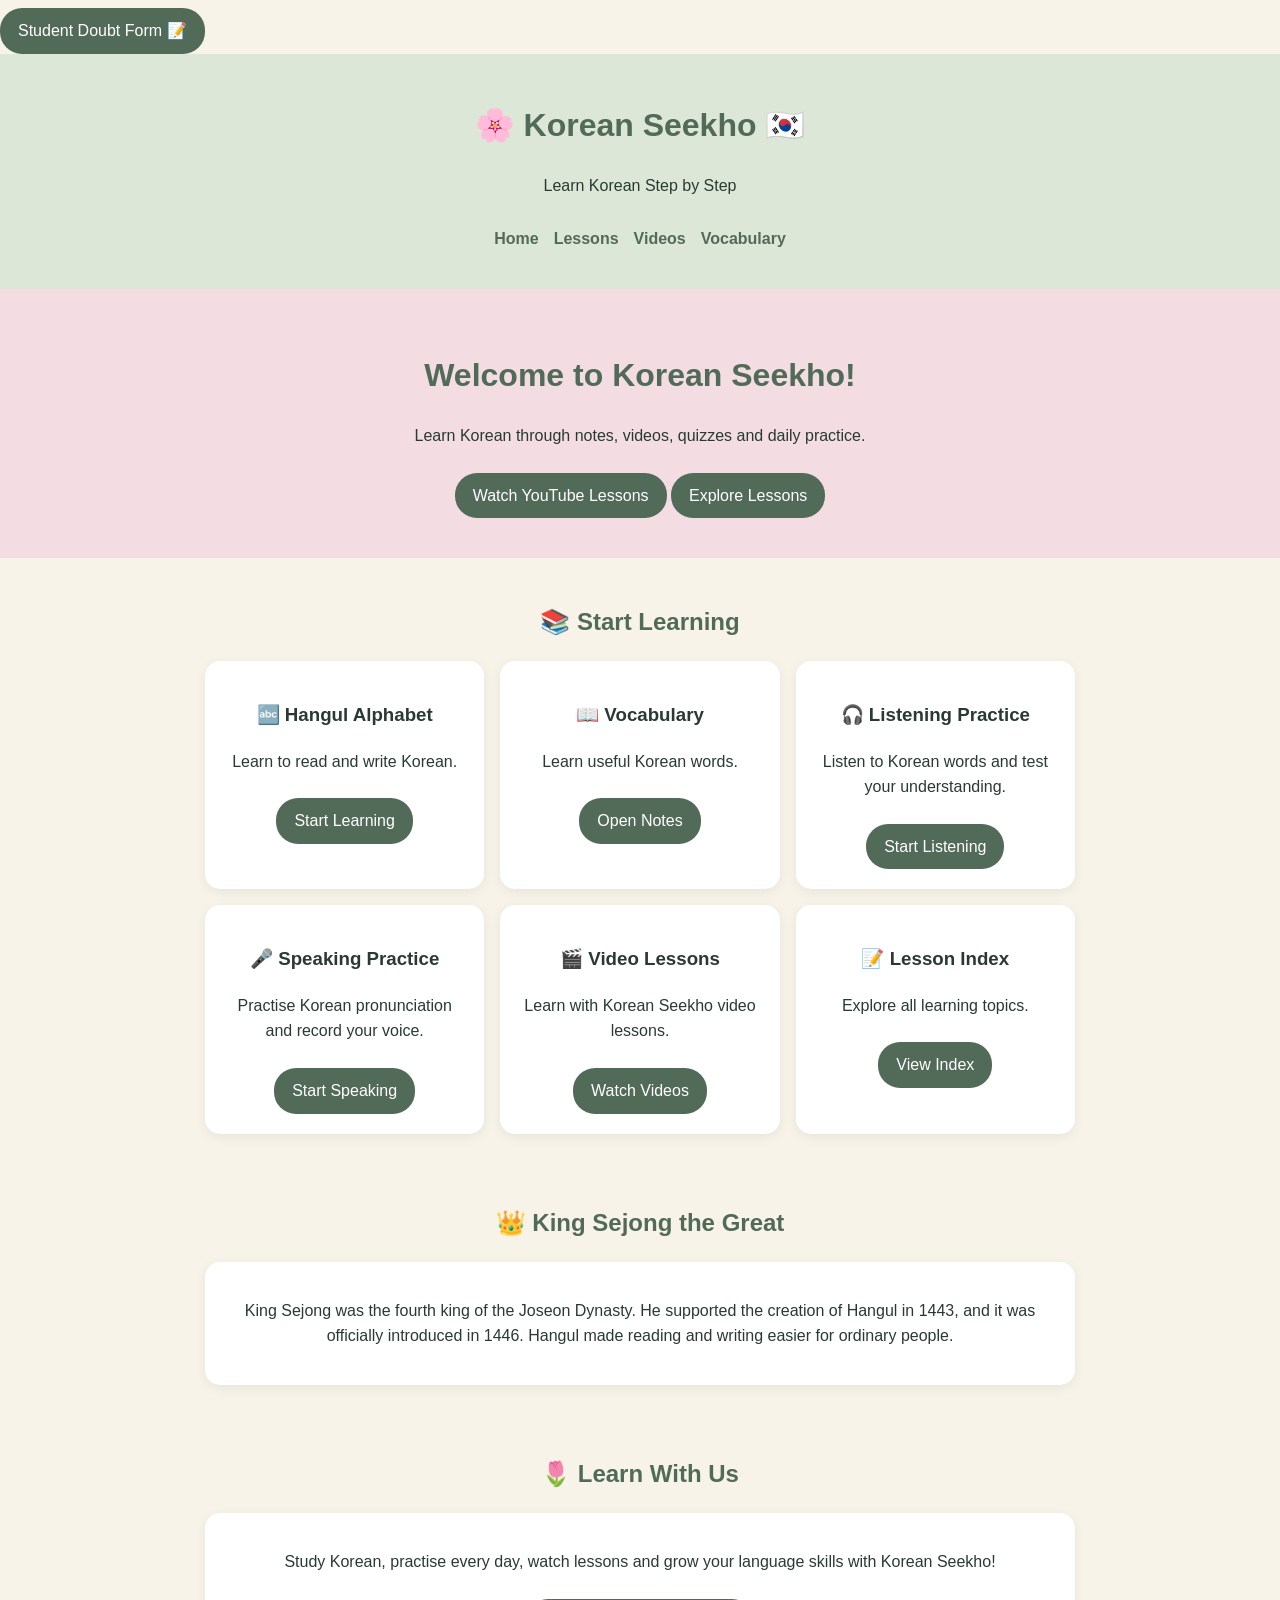
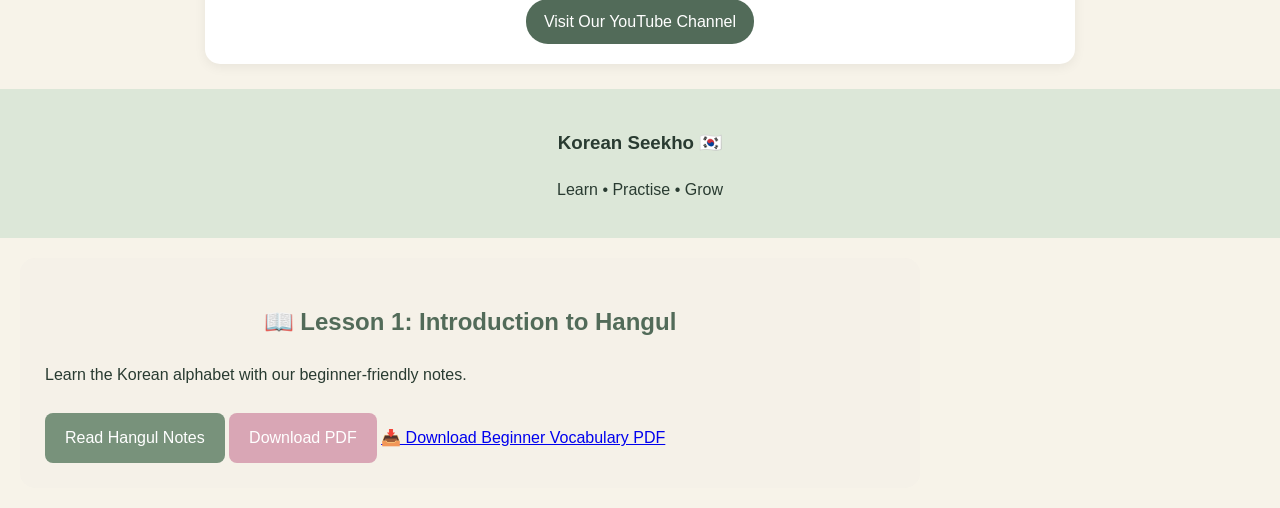
<file: index.html>
<!DOCTYPE html>
<html lang="en">
<head>
<meta charset="UTF-8">
<meta name="viewport" content="width=device-width, initial-scale=1.0">
<title>Korean Seekho 🇰🇷</title>
<style>
*{box-sizing:border-box}
body{margin:0;background:#F7F3E9;color:#293B31;font-family:Arial,sans-serif;line-height:1.6}
header{background:#DCE7D8;text-align:center;padding:25px 12px}
h1{color:#526B59}
nav{display:flex;justify-content:center;flex-wrap:wrap;gap:15px;padding:12px}
nav a{color:#526B59;text-decoration:none;font-weight:bold}
.hero{text-align:center;background:#F3DCE2;padding:40px 15px}
section{max-width:900px;margin:auto;padding:25px 15px}
h2{text-align:center;color:#526B59}
.grid{display:grid;grid-template-columns:repeat(auto-fit,minmax(220px,1fr));gap:16px}
.card{background:white;padding:20px;border-radius:15px;text-align:center;box-shadow:0 3px 12px #00000010}
a.btn{display:inline-block;background:#526B59;color:white;text-decoration:none;padding:10px 18px;border-radius:22px;margin-top:8px}
footer{text-align:center;background:#DCE7D8;padding:20px}
</style>
</head>
<body>
<a href="doubts.html" class="btn">Student Doubt Form 📝</a>
<header>
<h1>🌸 Korean Seekho 🇰🇷</h1>
<p>Learn Korean Step by Step</p>
<nav>
<a href="index.html">Home</a>
<a href="lessons.html">Lessons</a>
<a href="videos.html">Videos</a>
<a href="vocabulary.html">Vocabulary</a>
</nav>
</header>

<div class="hero">
<h1>Welcome to Korean Seekho!</h1>
<p>Learn Korean through notes, videos, quizzes and daily practice.</p>
<a class="btn" href="videos.html">Watch YouTube Lessons</a>
<a class="btn" href="lessons.html">Explore Lessons</a>
</div>

<section>
<h2>📚 Start Learning</h2>
<div class="grid">
<div class="card">
<h3>🔤 Hangul Alphabet</h3>
<p>Learn to read and write Korean.</p>
<a class="btn" href="hangul.html">Start Learning</a>
</div>
<div class="card">
<h3>📖 Vocabulary</h3>
<p>Learn useful Korean words.</p>
<a class="btn" href="vocabulary.html">Open Notes</a>
</div>
<div class="card">
<h3>🎧 Listening Practice</h3>
<p>Listen to Korean words and test your understanding.</p>
<a class="btn" href="listening.html">Start Listening</a>
</div>
<div class="card">
<h3>🎤 Speaking Practice</h3>
<p>Practise Korean pronunciation and record your voice.</p>
<a class="btn" href="speaking.html">Start Speaking</a>
</div>
<div class="card">
<h3>🎬 Video Lessons</h3>
<p>Learn with Korean Seekho video lessons.</p>
<a class="btn" href="videos.html">Watch Videos</a>
</div>
<div class="card">
<h3>📝 Lesson Index</h3>
<p>Explore all learning topics.</p>
<a class="btn" href="lessons.html">View Index</a>
</div>
</div>
</section>

<section>
<h2>👑 King Sejong the Great</h2>
<div class="card">
<p>King Sejong was the fourth king of the Joseon Dynasty. He supported the creation of Hangul in 1443, and it was officially introduced in 1446. Hangul made reading and writing easier for ordinary people.</p>
</div>
</section>

<section>
<h2>🌷 Learn With Us</h2>
<div class="card">
<p>Study Korean, practise every day, watch lessons and grow your language skills with Korean Seekho!</p>
<a class="btn" href="videos.html">Visit Our YouTube Channel</a>
</div>
</section>

<footer>
<h3>Korean Seekho 🇰🇷</h3>
<p>Learn • Practise • Grow</p>
</footer>
<section class="lesson-card" style="background:#f5f1e8; padding:25px; border-radius:15px; margin:20px;">
  <h2>📖 Lesson 1: Introduction to Hangul</h2>
  <p>Learn the Korean alphabet with our beginner-friendly notes.</p>

  <a href="Hangul_Beginner_Notes_Korean_Seekho.pdf" target="_blank"
     style="background:#78927b; color:white; padding:12px 20px;
     border-radius:8px; text-decoration:none; display:inline-block;">
     Read Hangul Notes
  </a>

  <a href="Hangul_Beginner_Notes_Korean_Seekho.pdf" download
     style="background:#d9a6b5; color:white; padding:12px 20px;
     border-radius:8px; text-decoration:none; display:inline-block; margin-top:10px;">
     Download PDF
  </a>
<a href="Korean_Seekho_100_Beginner_Korean_Vocabulary_Notes.pdf"
   target="_blank"
   class="download-btn">
   📥 Download Beginner Vocabulary PDF
</a>
</section>
</body>
</html>
</file>
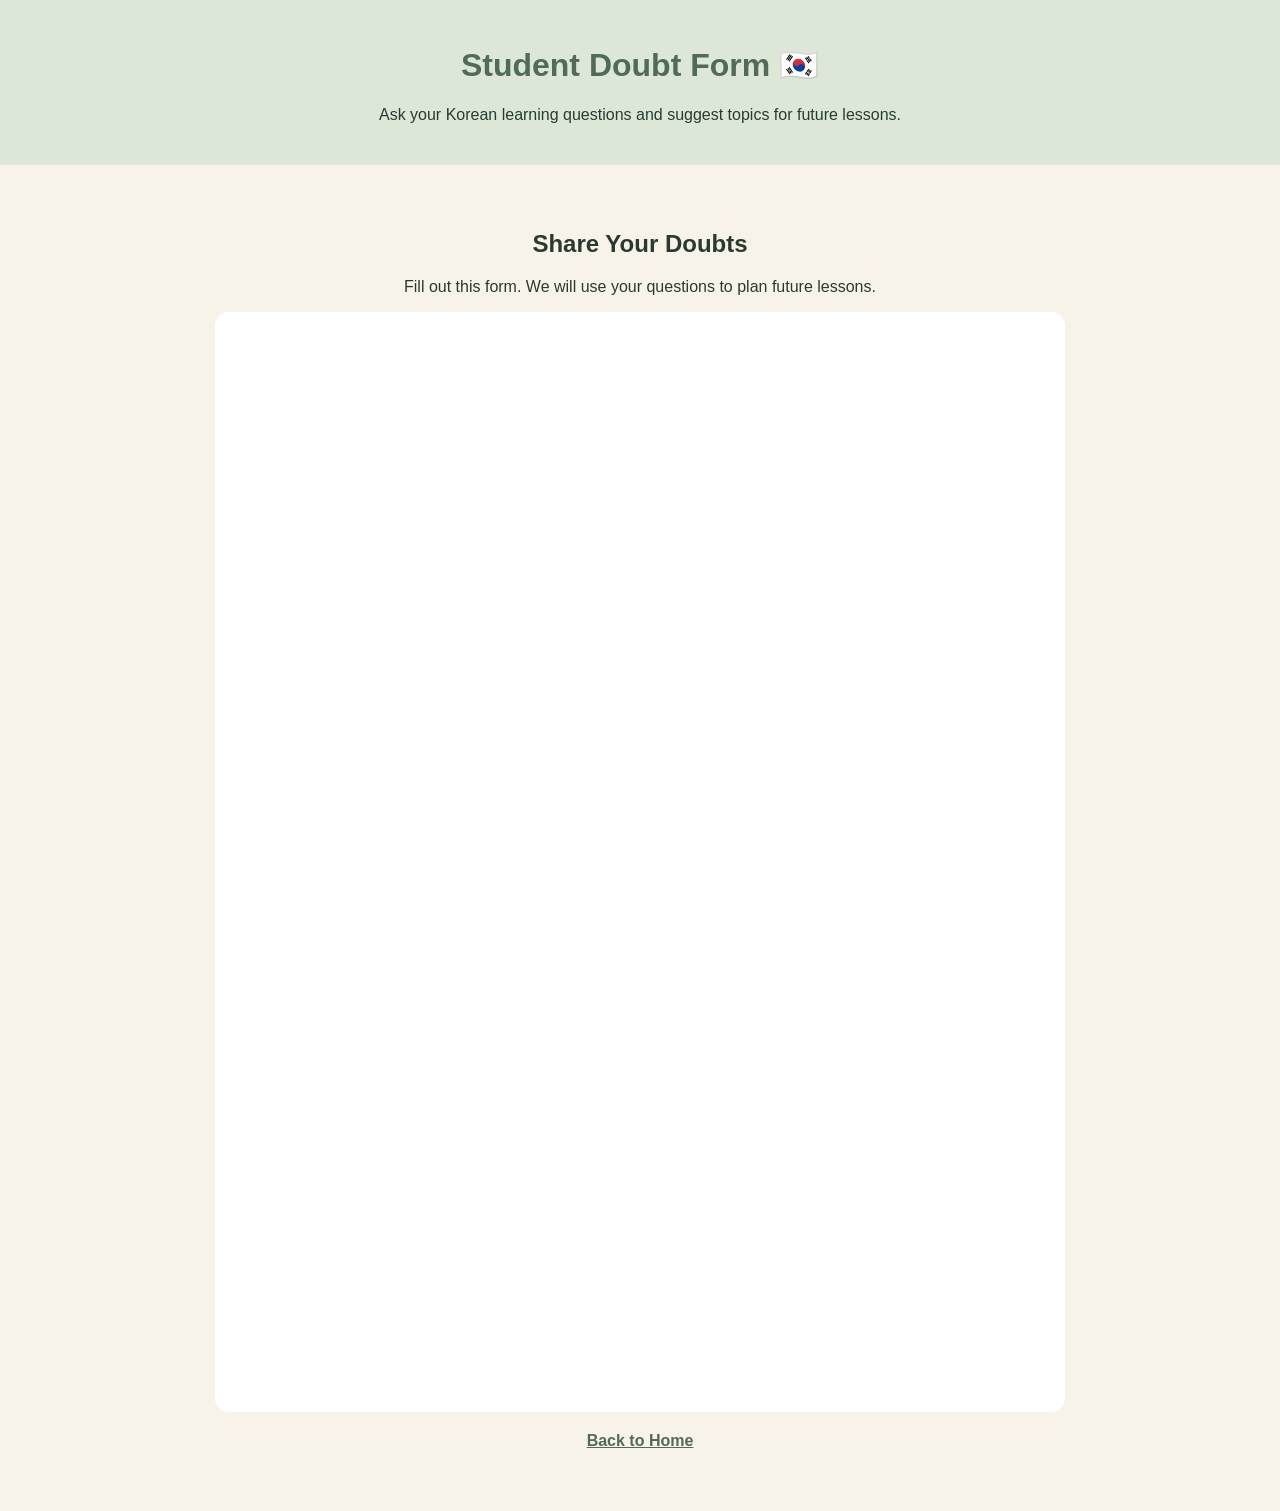
<file: doubts.html>
<!DOCTYPE html>
<html lang="en">
<head>
<meta charset="UTF-8">
<meta name="viewport" content="width=device-width, initial-scale=1.0">
<title>Student Doubt Form | Korean Seekho</title>
<style>
body {
  margin: 0;
  font-family: Arial, sans-serif;
  background: #F7F3E9;
  color: #293B31;
  text-align: center;
}
header {
  background: #DCE7D8;
  padding: 25px 15px;
}
h1 { color: #526B59; }
main {
  max-width: 850px;
  margin: 25px auto;
  padding: 20px;
}
iframe {
  width: 100%;
  height: 1100px;
  border: 0;
  border-radius: 14px;
  background: white;
}
a {
  color: #526B59;
  font-weight: bold;
}
</style>
</head>
<body>
<header>
  <h1>Student Doubt Form 🇰🇷</h1>
  <p>Ask your Korean learning questions and suggest topics for future lessons.</p>
</header>
<main>
  <h2>Share Your Doubts</h2>
  <p>Fill out this form. We will use your questions to plan future lessons.</p>

  <iframe
    src="https://docs.google.com/forms/d/e/1FAIpQLSf4F55QGjhxz_09aaJrFRAg2TeTMn2tHD_SzR_9doSXSKRw7Q/viewform?embedded=true">
  </iframe>

  <p><a href="index.html">Back to Home</a></p>
</main>
</body>
</html>
</file>
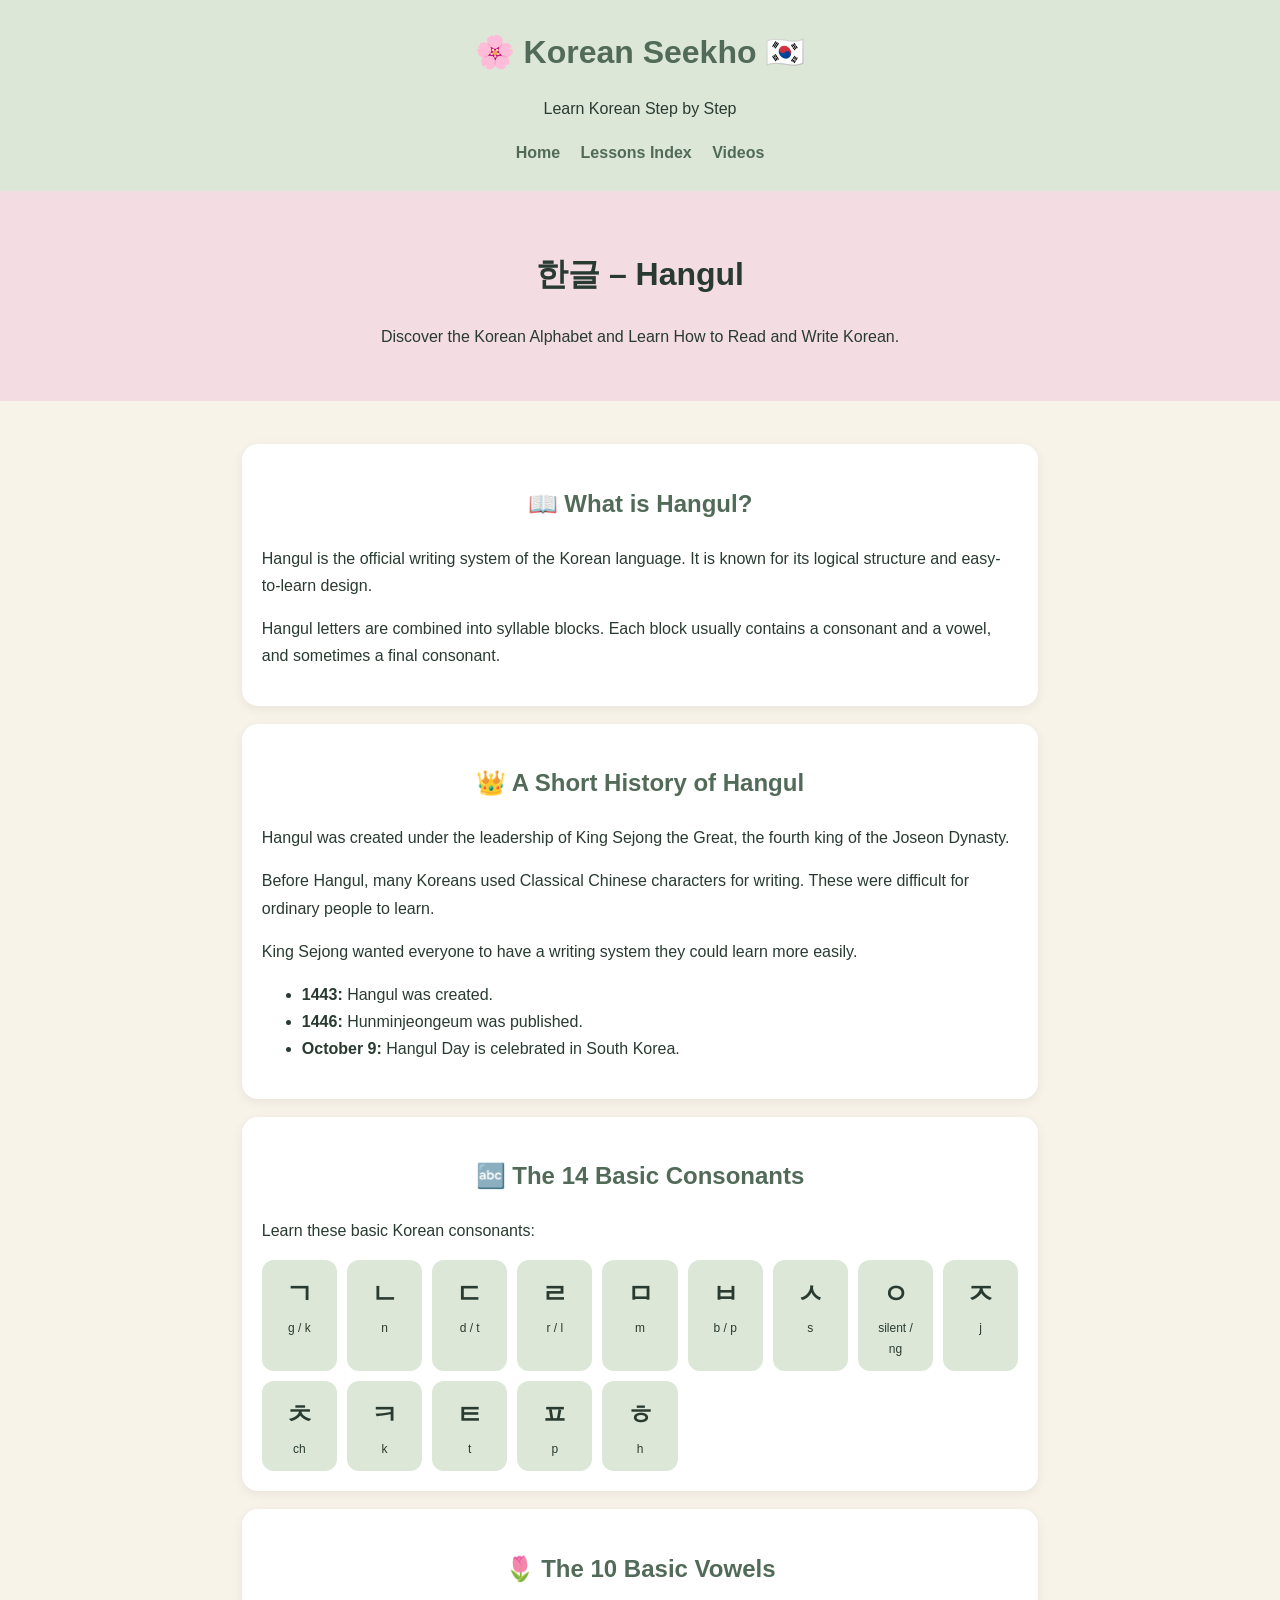
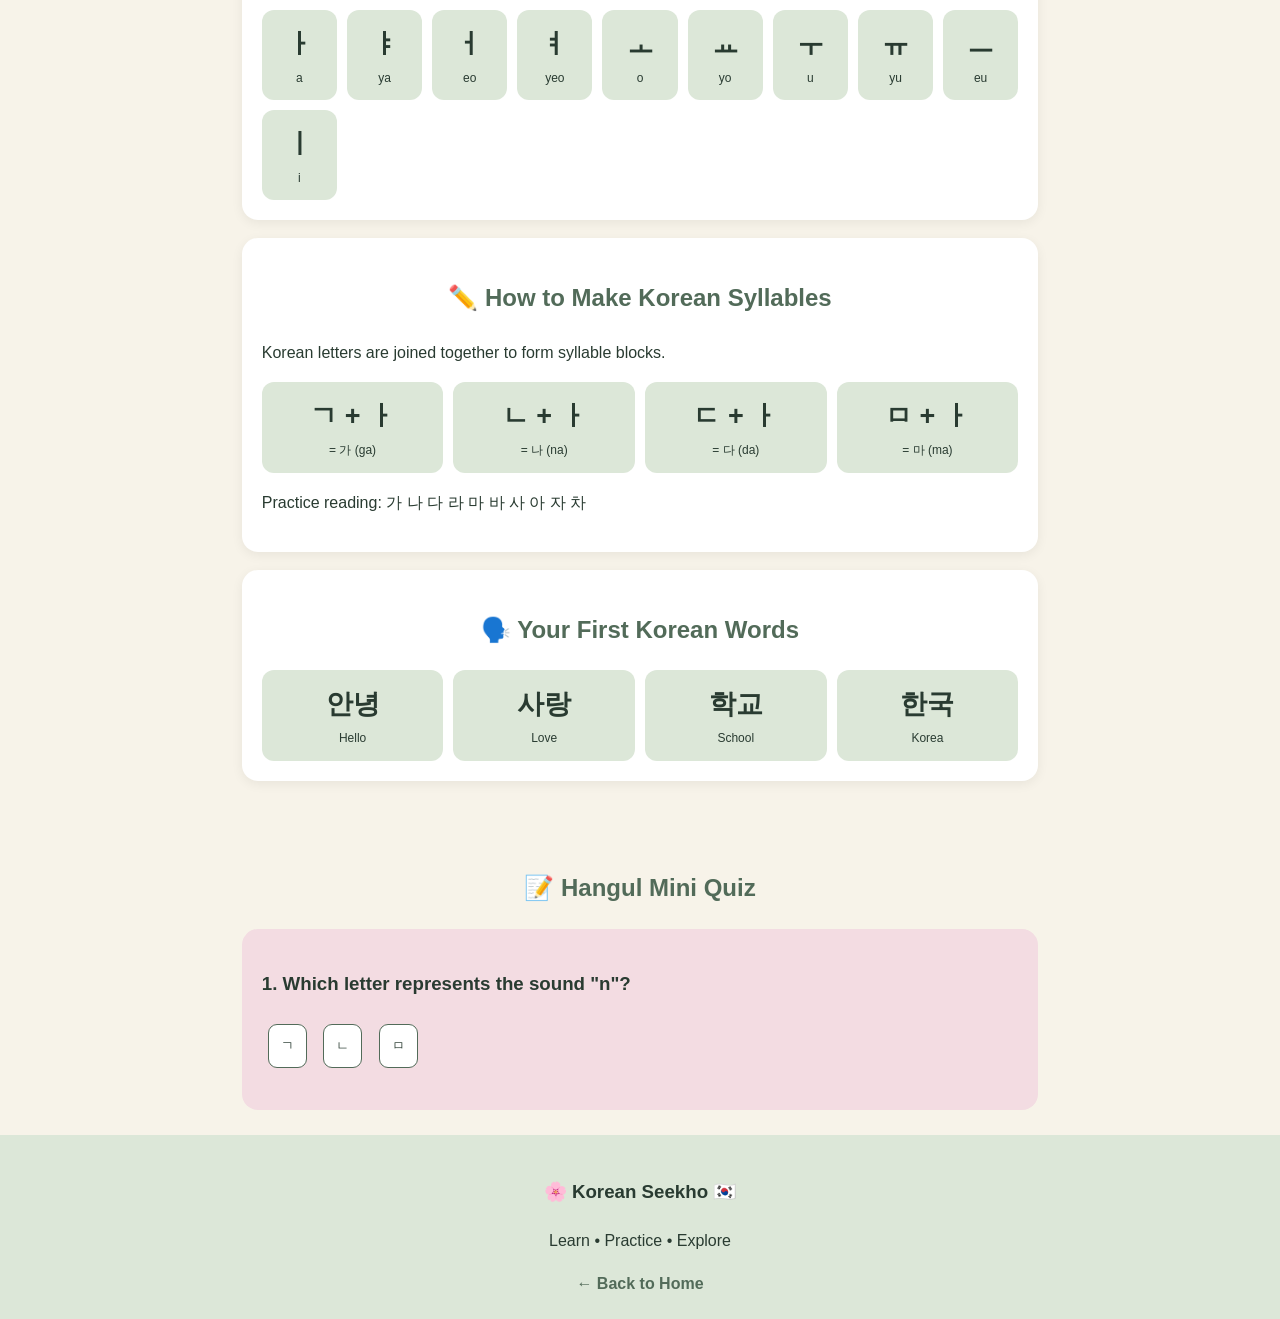
<file: hangul.html>
<!DOCTYPE html>
<html lang="en">
<head>
<meta charset="UTF-8">
<meta name="viewport" content="width=device-width, initial-scale=1.0">
<title>Learn Hangul | Korean Seekho</title>
<style>
*{box-sizing:border-box}
body{margin:0;background:#F7F3E9;color:#293B31;font-family:Arial,sans-serif;line-height:1.7}
header{text-align:center;background:#DCE7D8;padding:25px}
header h1{color:#526B59;margin:0}
nav{margin-top:12px}
a{color:#526B59;font-weight:bold;text-decoration:none}
nav a{margin:8px}
.hero{text-align:center;padding:35px 15px;background:#F3DCE2}
section{max-width:950px;margin:auto;padding:25px 6%}
h2{color:#526B59;text-align:center}
.card{background:white;padding:20px;border-radius:16px;margin:18px 0;box-shadow:0 3px 12px #00000010}
.alphabet{display:grid;grid-template-columns:repeat(auto-fit,minmax(75px,1fr));gap:10px}
.letter{background:#DCE7D8;border-radius:12px;text-align:center;padding:12px;font-size:27px;font-weight:bold}
.letter small{display:block;font-size:12px;font-weight:normal}
.btn{display:inline-block;background:#526B59;color:white;padding:10px 18px;border-radius:22px;margin:8px}
.quiz{background:#F3DCE2;padding:20px;border-radius:16px}
button{background:white;border:1px solid #526B59;border-radius:9px;padding:12px;margin:6px;cursor:pointer;color:#293B31}
footer{text-align:center;background:#DCE7D8;padding:22px}
</style>
</head>
<body>

<header>
<h1>🌸 Korean Seekho 🇰🇷</h1>
<p>Learn Korean Step by Step</p>
<nav>
<a href="index.html">Home</a>
<a href="lessons.html">Lessons Index</a>
<a href="videos.html">Videos</a>
</nav>
</header>

<div class="hero">
<h1>한글 – Hangul</h1>
<p>Discover the Korean Alphabet and Learn How to Read and Write Korean.</p>
</div>

<section>
<div class="card">
<h2>📖 What is Hangul?</h2>
<p>Hangul is the official writing system of the Korean language. It is known for its logical structure and easy-to-learn design.</p>
<p>Hangul letters are combined into syllable blocks. Each block usually contains a consonant and a vowel, and sometimes a final consonant.</p>
</div>

<div class="card">
<h2>👑 A Short History of Hangul</h2>
<p>Hangul was created under the leadership of King Sejong the Great, the fourth king of the Joseon Dynasty.</p>
<p>Before Hangul, many Koreans used Classical Chinese characters for writing. These were difficult for ordinary people to learn.</p>
<p>King Sejong wanted everyone to have a writing system they could learn more easily.</p>
<ul>
<li><b>1443:</b> Hangul was created.</li>
<li><b>1446:</b> Hunminjeongeum was published.</li>
<li><b>October 9:</b> Hangul Day is celebrated in South Korea.</li>
</ul>
</div>

<div class="card">
<h2>🔤 The 14 Basic Consonants</h2>
<p>Learn these basic Korean consonants:</p>
<div class="alphabet">
<div class="letter">ㄱ<small>g / k</small></div>
<div class="letter">ㄴ<small>n</small></div>
<div class="letter">ㄷ<small>d / t</small></div>
<div class="letter">ㄹ<small>r / l</small></div>
<div class="letter">ㅁ<small>m</small></div>
<div class="letter">ㅂ<small>b / p</small></div>
<div class="letter">ㅅ<small>s</small></div>
<div class="letter">ㅇ<small>silent / ng</small></div>
<div class="letter">ㅈ<small>j</small></div>
<div class="letter">ㅊ<small>ch</small></div>
<div class="letter">ㅋ<small>k</small></div>
<div class="letter">ㅌ<small>t</small></div>
<div class="letter">ㅍ<small>p</small></div>
<div class="letter">ㅎ<small>h</small></div>
</div>
</div>

<div class="card">
<h2>🌷 The 10 Basic Vowels</h2>
<div class="alphabet">
<div class="letter">ㅏ<small>a</small></div>
<div class="letter">ㅑ<small>ya</small></div>
<div class="letter">ㅓ<small>eo</small></div>
<div class="letter">ㅕ<small>yeo</small></div>
<div class="letter">ㅗ<small>o</small></div>
<div class="letter">ㅛ<small>yo</small></div>
<div class="letter">ㅜ<small>u</small></div>
<div class="letter">ㅠ<small>yu</small></div>
<div class="letter">ㅡ<small>eu</small></div>
<div class="letter">ㅣ<small>i</small></div>
</div>
</div>

<div class="card">
<h2>✏️ How to Make Korean Syllables</h2>
<p>Korean letters are joined together to form syllable blocks.</p>
<div class="alphabet">
<div class="letter">ㄱ + ㅏ<small>= 가 (ga)</small></div>
<div class="letter">ㄴ + ㅏ<small>= 나 (na)</small></div>
<div class="letter">ㄷ + ㅏ<small>= 다 (da)</small></div>
<div class="letter">ㅁ + ㅏ<small>= 마 (ma)</small></div>
</div>
<p>Practice reading: 가 나 다 라 마 바 사 아 자 차</p>
</div>

<div class="card">
<h2>🗣️ Your First Korean Words</h2>
<div class="alphabet">
<div class="letter">안녕<small>Hello</small></div>
<div class="letter">사랑<small>Love</small></div>
<div class="letter">학교<small>School</small></div>
<div class="letter">한국<small>Korea</small></div>
</div>
</div>
</section>

<section>
<h2>📝 Hangul Mini Quiz</h2>
<div class="quiz">
<h3 id="question">1. Which letter represents the sound "n"?</h3>
<div id="answers">
<button onclick="check(0)">ㄱ</button>
<button onclick="check(1)">ㄴ</button>
<button onclick="check(2)">ㅁ</button>
</div>
<p id="result"></p>
<button id="next" onclick="nextQuestion()" style="display:none">Next Question →</button>
</div>
</section>

<footer>
<h3>🌸 Korean Seekho 🇰🇷</h3>
<p>Learn • Practice • Explore</p>
<a href="index.html">← Back to Home</a>
</footer>

<script>
const quiz=[
{q:'1. Which letter represents the sound "n"?',a:['ㄱ','ㄴ','ㅁ'],c:1},
{q:'2. Which letter represents the sound "m"?',a:['ㅁ','ㄷ','ㅅ'],c:0},
{q:'3. Which vowel represents "a"?',a:['ㅗ','ㅏ','ㅜ'],c:1},
{q:'4. Which letter is silent at the beginning of a syllable?',a:['ㅎ','ㅇ','ㄹ'],c:1},
{q:'5. What does 한국 mean?',a:['Japan','Korea','School'],c:1}
];
let index=0;
function load(){
document.getElementById('question').textContent=quiz[index].q;
document.getElementById('answers').innerHTML='';
quiz[index].a.forEach((a,i)=>{
let b=document.createElement('button');
b.textContent=a;
b.onclick=()=>check(i);
document.getElementById('answers').appendChild(b);
});
document.getElementById('result').textContent='';
document.getElementById('next').style.display='none';
}
function check(choice){
let buttons=document.querySelectorAll('#answers button');
buttons.forEach(b=>b.disabled=true);
document.getElementById('result').textContent=
choice===quiz[index].c?'🌸 Correct! Well done!':'Not quite! Keep practising.';
document.getElementById('next').style.display='inline-block';
}
function nextQuestion(){
index++;
if(index<quiz.length){load();}
else{
document.querySelector('.quiz').innerHTML=
'<h2>🎉 You completed the Hangul quiz!</h2><p>Great work! Keep practising every day.</p><button onclick="location.reload()">Try Again</button>';
}
}
</script>
</body>
</html>
</file>
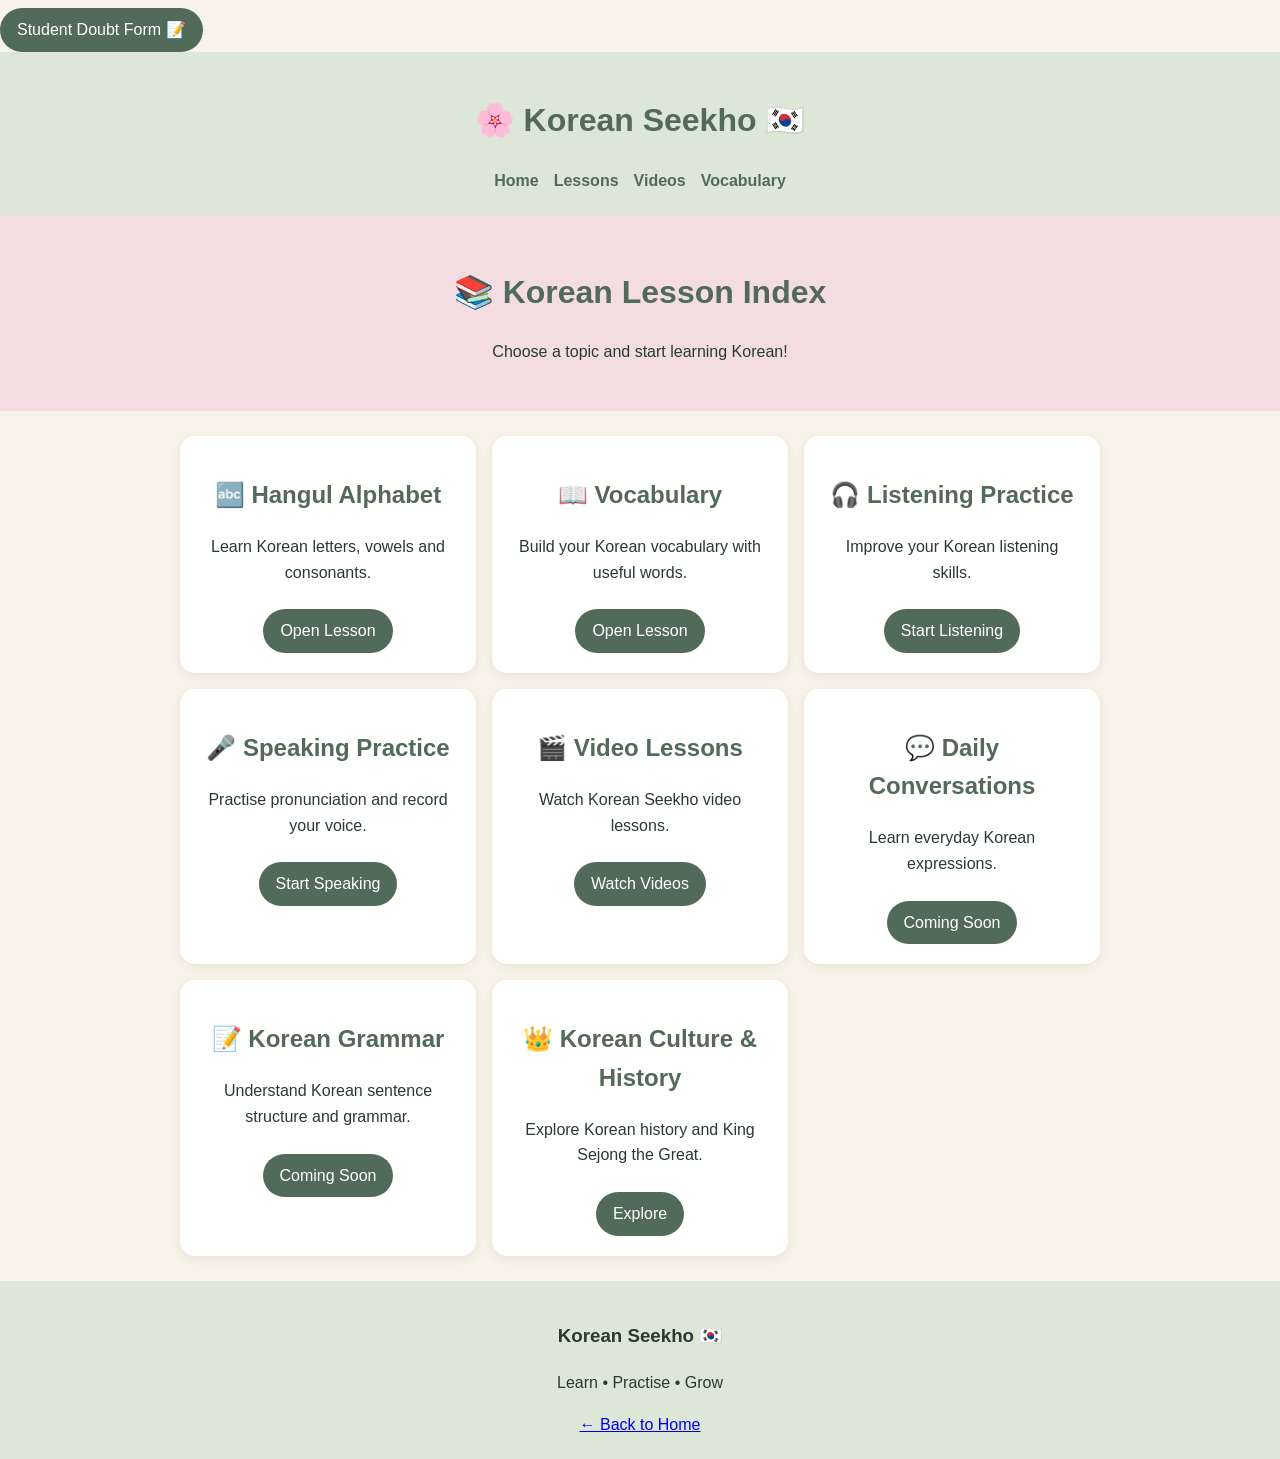
<file: lessons.html>
<!DOCTYPE html>
<html lang="en">
<head>
<meta charset="UTF-8">
<meta name="viewport" content="width=device-width, initial-scale=1.0">
<title>Lesson Index | Korean Seekho</title>
<style>
*{box-sizing:border-box}
body{margin:0;background:#F7F3E9;color:#293B31;font-family:Arial,sans-serif;line-height:1.6}
header,footer{background:#DCE7D8;text-align:center;padding:22px}
h1,h2{color:#526B59}
nav{display:flex;justify-content:center;flex-wrap:wrap;gap:15px}
nav a{color:#526B59;text-decoration:none;font-weight:bold}
section{max-width:950px;margin:auto;padding:25px 15px}
.grid{display:grid;grid-template-columns:repeat(auto-fit,minmax(220px,1fr));gap:16px}
.card{background:white;padding:20px;border-radius:15px;text-align:center;box-shadow:0 3px 12px #00000010}
.btn{display:inline-block;background:#526B59;color:white;text-decoration:none;padding:9px 17px;border-radius:22px;margin-top:8px}
.hero{text-align:center;background:#F3DCE2;padding:30px 15px}
</style>
</head>
<body>
<a href="doubts.html" class="btn">Student Doubt Form 📝</a>
<header>
<h1>🌸 Korean Seekho 🇰🇷</h1>
<nav>
<a href="index.html">Home</a>
<a href="lessons.html">Lessons</a>
<a href="videos.html">Videos</a>
<a href="vocabulary.html">Vocabulary</a>
</nav>
</header>

<div class="hero">
<h1>📚 Korean Lesson Index</h1>
<p>Choose a topic and start learning Korean!</p>
</div>

<section>
<div class="grid">

<div class="card">
<h2>🔤 Hangul Alphabet</h2>
<p>Learn Korean letters, vowels and consonants.</p>
<a class="btn" href="hangul.html">Open Lesson</a>
</div>

<div class="card">
<h2>📖 Vocabulary</h2>
<p>Build your Korean vocabulary with useful words.</p>
<a class="btn" href="vocabulary.html">Open Lesson</a>
</div>

<div class="card">
<h2>🎧 Listening Practice</h2>
<p>Improve your Korean listening skills.</p>
<a class="btn" href="listening.html">Start Listening</a>
</div>

<div class="card">
<h2>🎤 Speaking Practice</h2>
<p>Practise pronunciation and record your voice.</p>
<a class="btn" href="speaking.html">Start Speaking</a>
</div>

<div class="card">
<h2>🎬 Video Lessons</h2>
<p>Watch Korean Seekho video lessons.</p>
<a class="btn" href="videos.html">Watch Videos</a>
</div>

<div class="card">
<h2>💬 Daily Conversations</h2>
<p>Learn everyday Korean expressions.</p>
<a class="btn" href="conversation.html">Coming Soon</a>
</div>

<div class="card">
<h2>📝 Korean Grammar</h2>
<p>Understand Korean sentence structure and grammar.</p>
<a class="btn" href="grammar.html">Coming Soon</a>
</div>

<div class="card">
<h2>👑 Korean Culture & History</h2>
<p>Explore Korean history and King Sejong the Great.</p>
<a class="btn" href="index.html#sejong">Explore</a>
</div>

</div>
</section>

<footer>
<h3>Korean Seekho 🇰🇷</h3>
<p>Learn • Practise • Grow</p>
<a href="index.html">← Back to Home</a>
</footer>

</body>
</html>
</file>
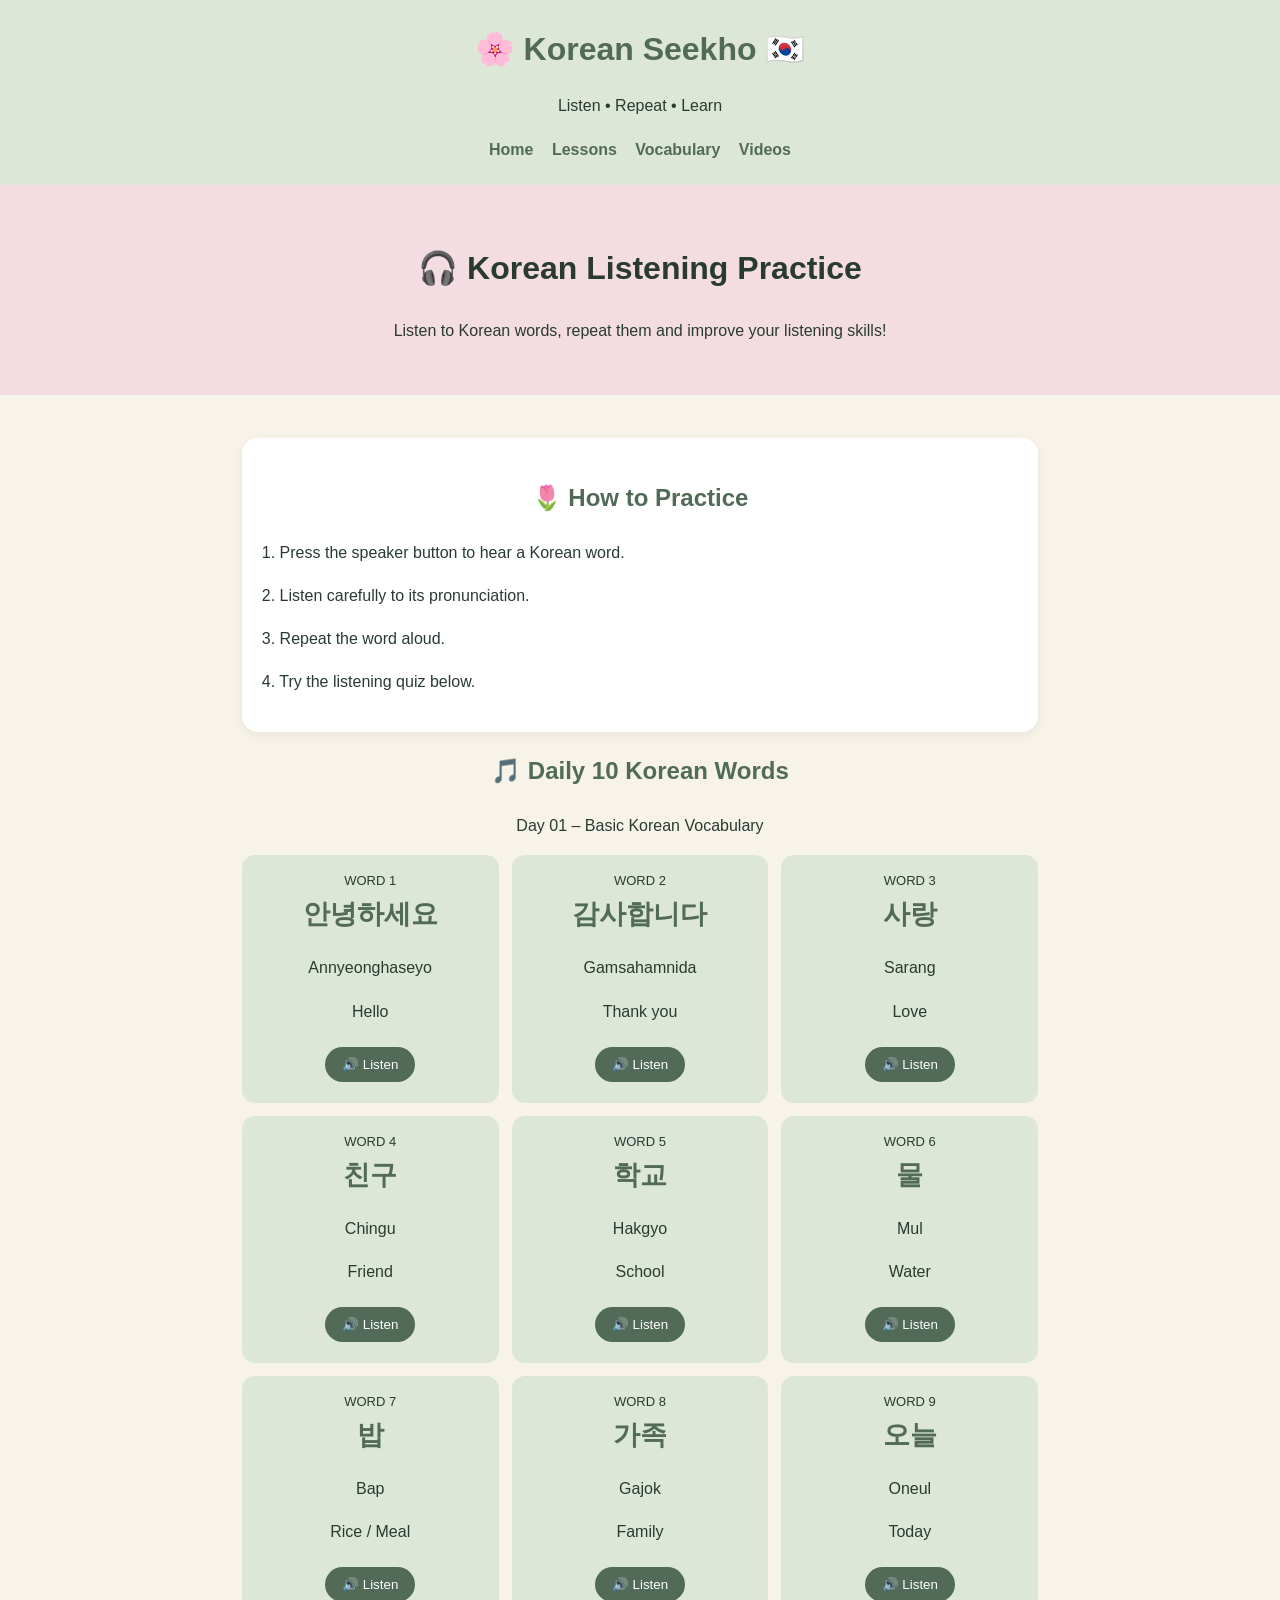
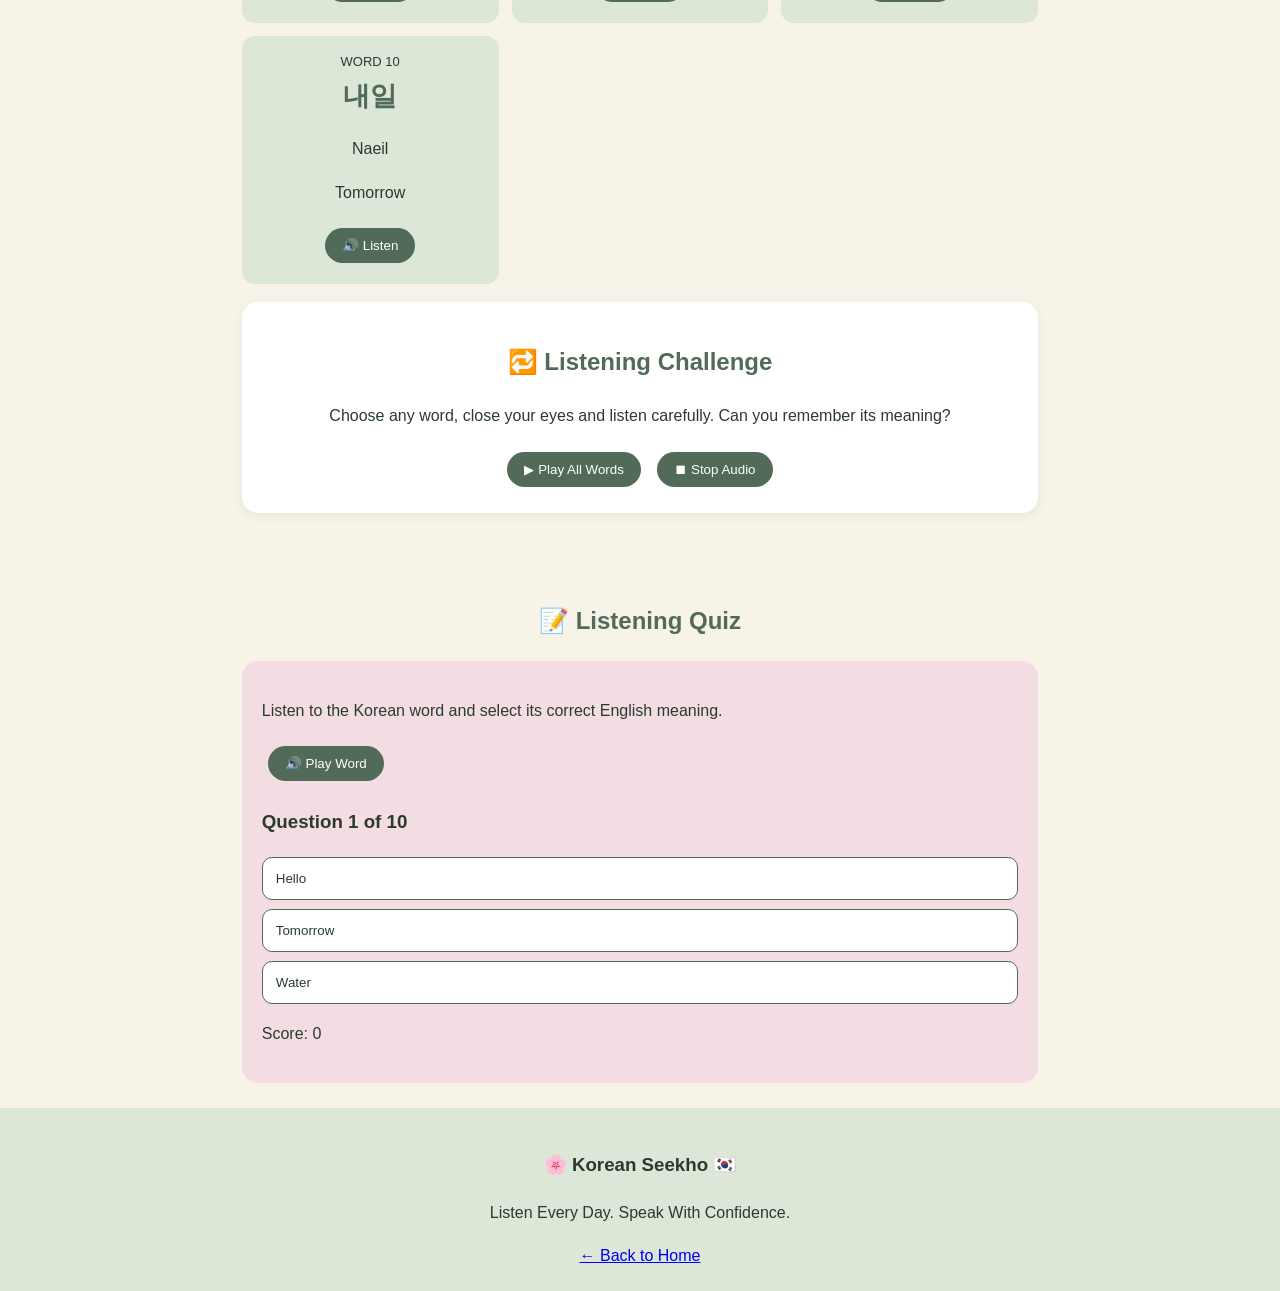
<file: listening.html>
<!DOCTYPE html>
<html lang="en">
<head>
<meta charset="UTF-8">
<meta name="viewport" content="width=device-width, initial-scale=1.0">
<title>Listening Practice | Korean Seekho</title>
<style>
*{box-sizing:border-box}
body{margin:0;background:#F7F3E9;color:#293B31;font-family:Arial,sans-serif;line-height:1.7}
header,footer{background:#DCE7D8;text-align:center;padding:22px}
header h1{color:#526B59;margin:0}
nav{margin-top:12px}
nav a{margin:7px;color:#526B59;text-decoration:none;font-weight:bold}
.hero{text-align:center;background:#F3DCE2;padding:35px 15px}
section{max-width:950px;margin:auto;padding:25px 6%}
h2{text-align:center;color:#526B59}
.card{background:white;border-radius:16px;padding:20px;margin:18px 0;box-shadow:0 3px 12px #00000010}
.words{display:grid;grid-template-columns:repeat(auto-fit,minmax(210px,1fr));gap:13px}
.word{background:#DCE7D8;border-radius:13px;padding:15px;text-align:center}
.korean{font-size:27px;font-weight:bold;color:#526B59}
button{background:#526B59;color:white;border:0;border-radius:22px;padding:10px 17px;cursor:pointer;margin:6px}
button:disabled{opacity:.5}
.quiz{background:#F3DCE2;padding:20px;border-radius:16px}
.answer{display:block;width:100%;background:white;color:#293B31;border:1px solid #526B59;border-radius:10px;text-align:left;padding:13px;margin:9px 0}
#feedback{font-weight:bold}
</style>
</head>
<body>

<header>
<h1>🌸 Korean Seekho 🇰🇷</h1>
<p>Listen • Repeat • Learn</p>
<nav>
<a href="index.html">Home</a>
<a href="lessons.html">Lessons</a>
<a href="vocabulary.html">Vocabulary</a>
<a href="videos.html">Videos</a>
</nav>
</header>

<div class="hero">
<h1>🎧 Korean Listening Practice</h1>
<p>Listen to Korean words, repeat them and improve your listening skills!</p>
</div>

<section>
<div class="card">
<h2>🌷 How to Practice</h2>
<p>1. Press the speaker button to hear a Korean word.</p>
<p>2. Listen carefully to its pronunciation.</p>
<p>3. Repeat the word aloud.</p>
<p>4. Try the listening quiz below.</p>
</div>

<h2>🎵 Daily 10 Korean Words</h2>
<p style="text-align:center">Day 01 – Basic Korean Vocabulary</p>

<div class="words" id="wordList"></div>

<div class="card" style="text-align:center">
<h2>🔁 Listening Challenge</h2>
<p>Choose any word, close your eyes and listen carefully. Can you remember its meaning?</p>
<button onclick="playAll()">▶ Play All Words</button>
<button onclick="stopAudio()">⏹ Stop Audio</button>
</div>
</section>

<section>
<h2>📝 Listening Quiz</h2>
<div class="quiz">
<p>Listen to the Korean word and select its correct English meaning.</p>
<button onclick="playQuestion()">🔊 Play Word</button>
<h3 id="question">Listen carefully and choose the answer.</h3>
<div id="answers"></div>
<p id="feedback"></p>
<button id="next" onclick="nextQuestion()" style="display:none">Next Question →</button>
<p id="score"></p>
</div>
</section>

<footer>
<h3>🌸 Korean Seekho 🇰🇷</h3>
<p>Listen Every Day. Speak With Confidence.</p>
<a href="index.html">← Back to Home</a>
</footer>

<script>
const words=[
{k:"안녕하세요",r:"Annyeonghaseyo",m:"Hello"},
{k:"감사합니다",r:"Gamsahamnida",m:"Thank you"},
{k:"사랑",r:"Sarang",m:"Love"},
{k:"친구",r:"Chingu",m:"Friend"},
{k:"학교",r:"Hakgyo",m:"School"},
{k:"물",r:"Mul",m:"Water"},
{k:"밥",r:"Bap",m:"Rice / Meal"},
{k:"가족",r:"Gajok",m:"Family"},
{k:"오늘",r:"Oneul",m:"Today"},
{k:"내일",r:"Naeil",m:"Tomorrow"}
];

function speak(text){
if(!('speechSynthesis' in window)){
alert("Speech audio is not supported in this browser.");
return;
}
speechSynthesis.cancel();
let utterance=new SpeechSynthesisUtterance(text);
utterance.lang="ko-KR";
utterance.rate=0.8;
let voices=speechSynthesis.getVoices();
let koreanVoice=voices.find(v=>v.lang.toLowerCase().startsWith("ko"));
if(koreanVoice)utterance.voice=koreanVoice;
speechSynthesis.speak(utterance);
}

const list=document.getElementById("wordList");
words.forEach((w,i)=>{
let div=document.createElement("div");
div.className="word";
div.innerHTML=
'<div style="font-size:13px">WORD '+(i+1)+'</div>'+
'<div class="korean">'+w.k+'</div>'+
'<p>'+w.r+'</p><p>'+w.m+'</p>'+
'<button onclick="speak('+JSON.stringify(w.k)+')">🔊 Listen</button>';
list.appendChild(div);
});

function playAll(){
let i=0;
speechSynthesis.cancel();
function next(){
if(i>=words.length)return;
let u=new SpeechSynthesisUtterance(words[i].k);
u.lang="ko-KR";
u.rate=0.8;
u.onend=()=>{i++;setTimeout(next,500)};
speechSynthesis.speak(u);
}
next();
}
function stopAudio(){
if('speechSynthesis' in window)speechSynthesis.cancel();
}

let quizWords=[...words];
let current=0,points=0,answered=false;
function loadQuestion(){
answered=false;
document.getElementById("question").textContent="Question "+(current+1)+" of "+quizWords.length;
document.getElementById("feedback").textContent="";
document.getElementById("next").style.display="none";
document.getElementById("score").textContent="Score: "+points;
let correct=quizWords[current];
let options=[correct.m];
while(options.length<3){
let choice=words[Math.floor(Math.random()*words.length)].m;
if(!options.includes(choice))options.push(choice);
}
options.sort(()=>Math.random()-.5);
let box=document.getElementById("answers");
box.innerHTML="";
options.forEach(option=>{
let b=document.createElement("button");
b.className="answer";
b.textContent=option;
b.onclick=()=>checkAnswer(option,correct.m);
box.appendChild(b);
});
}
function playQuestion(){
speak(quizWords[current].k);
}
function checkAnswer(choice,correct){
if(answered)return;
answered=true;
if(choice===correct){
points++;
document.getElementById("feedback").textContent="🌸 Correct! Great listening!";
}else{
document.getElementById("feedback").textContent="Correct meaning: "+correct;
}
document.querySelectorAll(".answer").forEach(b=>b.disabled=true);
document.getElementById("next").style.display="inline-block";
document.getElementById("next").textContent=
current===quizWords.length-1?"See My Result":"Next Question →";
}
function nextQuestion(){
current++;
if(current<quizWords.length){
loadQuestion();
}else{
document.querySelector(".quiz").innerHTML=
"<h2>🎉 Listening Quiz Completed!</h2><h3>Your Score: "+points+" / "+quizWords.length+"</h3><p>Keep practising your Korean listening skills!</p><button onclick='location.reload()'>Try Again</button>";
}
}
loadQuestion();
</script>
</body>
</html>
</file>
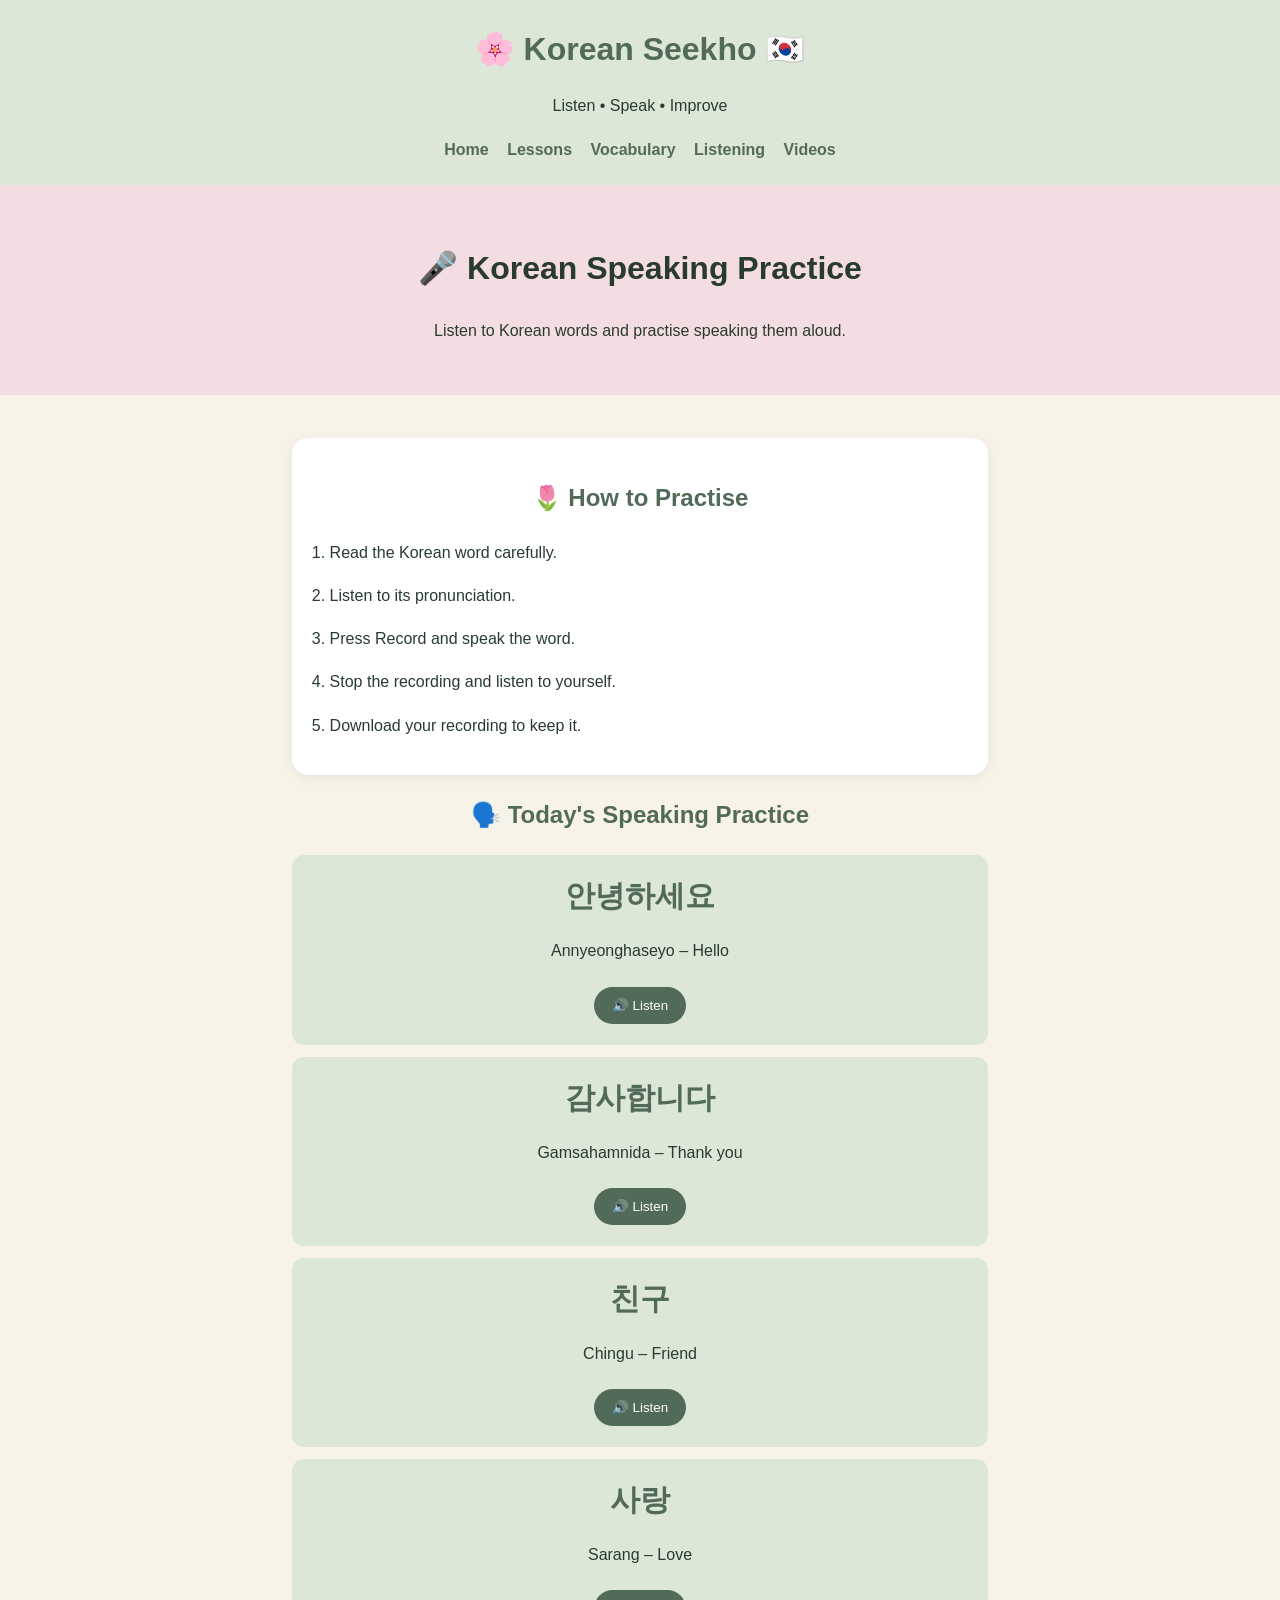
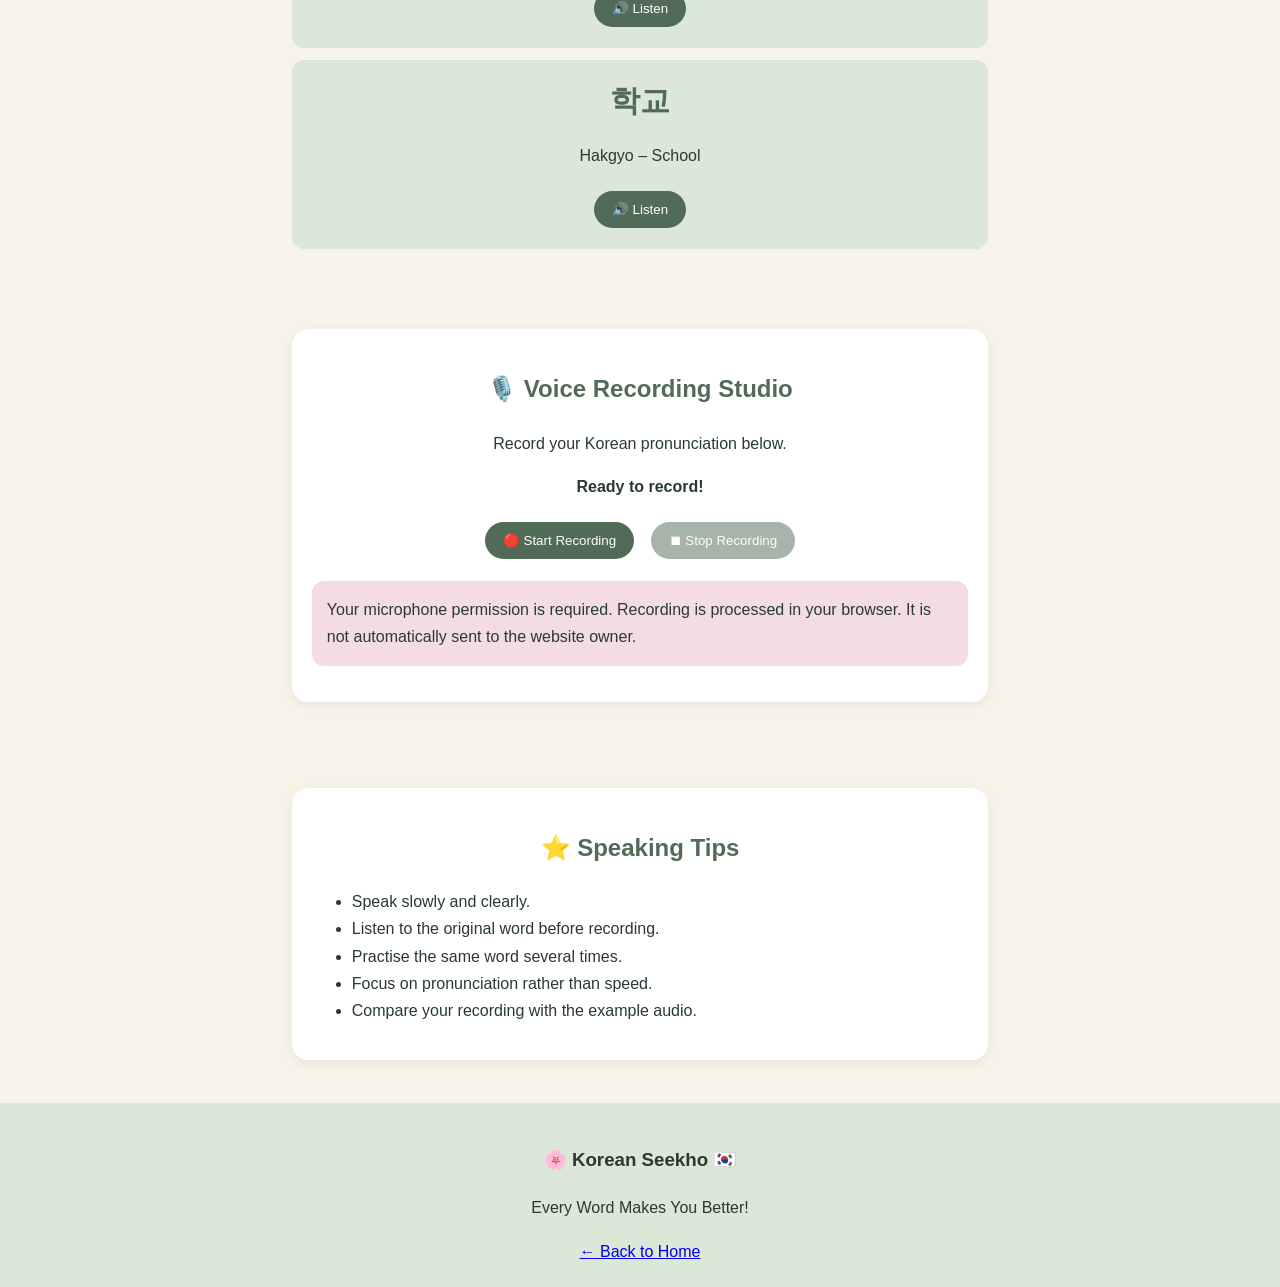
<file: speaking.html>
<!DOCTYPE html>
<html lang="en">
<head>
<meta charset="UTF-8">
<meta name="viewport" content="width=device-width, initial-scale=1.0">
<title>Speaking Practice | Korean Seekho</title>
<style>
*{box-sizing:border-box}
body{margin:0;background:#F7F3E9;color:#293B31;font-family:Arial,sans-serif;line-height:1.7}
header,footer{background:#DCE7D8;text-align:center;padding:22px}
header h1{color:#526B59;margin:0}
nav{margin-top:12px}
nav a{margin:7px;color:#526B59;text-decoration:none;font-weight:bold}
.hero{text-align:center;background:#F3DCE2;padding:35px 15px}
section{max-width:850px;margin:auto;padding:25px 6%}
h2{text-align:center;color:#526B59}
.card{background:white;border-radius:16px;padding:20px;margin:18px 0;box-shadow:0 3px 12px #00000010}
.word{background:#DCE7D8;padding:15px;border-radius:12px;text-align:center;margin:12px 0}
.korean{font-size:30px;font-weight:bold;color:#526B59}
button{background:#526B59;color:white;border:0;border-radius:22px;padding:11px 18px;margin:6px;cursor:pointer}
button:disabled{opacity:.5;cursor:not-allowed}
#status{font-weight:bold;text-align:center}
audio{width:100%;margin-top:12px}
.note{background:#F3DCE2;padding:15px;border-radius:12px}
</style>
</head>
<body>

<header>
<h1>🌸 Korean Seekho 🇰🇷</h1>
<p>Listen • Speak • Improve</p>
<nav>
<a href="index.html">Home</a>
<a href="lessons.html">Lessons</a>
<a href="vocabulary.html">Vocabulary</a>
<a href="listening.html">Listening</a>
<a href="videos.html">Videos</a>
</nav>
</header>

<div class="hero">
<h1>🎤 Korean Speaking Practice</h1>
<p>Listen to Korean words and practise speaking them aloud.</p>
</div>

<section>
<div class="card">
<h2>🌷 How to Practise</h2>
<p>1. Read the Korean word carefully.</p>
<p>2. Listen to its pronunciation.</p>
<p>3. Press Record and speak the word.</p>
<p>4. Stop the recording and listen to yourself.</p>
<p>5. Download your recording to keep it.</p>
</div>

<h2>🗣️ Today's Speaking Practice</h2>

<div class="word">
<div class="korean">안녕하세요</div>
<p>Annyeonghaseyo – Hello</p>
<button onclick="speak('안녕하세요')">🔊 Listen</button>
</div>

<div class="word">
<div class="korean">감사합니다</div>
<p>Gamsahamnida – Thank you</p>
<button onclick="speak('감사합니다')">🔊 Listen</button>
</div>

<div class="word">
<div class="korean">친구</div>
<p>Chingu – Friend</p>
<button onclick="speak('친구')">🔊 Listen</button>
</div>

<div class="word">
<div class="korean">사랑</div>
<p>Sarang – Love</p>
<button onclick="speak('사랑')">🔊 Listen</button>
</div>

<div class="word">
<div class="korean">학교</div>
<p>Hakgyo – School</p>
<button onclick="speak('학교')">🔊 Listen</button>
</div>
</section>

<section>
<div class="card">
<h2>🎙️ Voice Recording Studio</h2>
<p style="text-align:center">Record your Korean pronunciation below.</p>

<p id="status">Ready to record!</p>

<div style="text-align:center">
<button id="record">🔴 Start Recording</button>
<button id="stop" disabled>⏹ Stop Recording</button>
</div>

<audio id="player" controls style="display:none"></audio>

<div style="text-align:center">
<a id="download" style="display:none;color:#526B59;font-weight:bold" download="korean-speaking-practice.webm">⬇ Download My Recording</a>
</div>

<p class="note">Your microphone permission is required. Recording is processed in your browser. It is not automatically sent to the website owner.</p>
</div>
</section>

<section>
<div class="card">
<h2>⭐ Speaking Tips</h2>
<ul>
<li>Speak slowly and clearly.</li>
<li>Listen to the original word before recording.</li>
<li>Practise the same word several times.</li>
<li>Focus on pronunciation rather than speed.</li>
<li>Compare your recording with the example audio.</li>
</ul>
</div>
</section>

<footer>
<h3>🌸 Korean Seekho 🇰🇷</h3>
<p>Every Word Makes You Better!</p>
<a href="index.html">← Back to Home</a>
</footer>

<script>
function speak(text){
if(!('speechSynthesis' in window)){
alert('Speech audio is not supported in this browser.');
return;
}
speechSynthesis.cancel();
const msg=new SpeechSynthesisUtterance(text);
msg.lang='ko-KR';
msg.rate=0.8;
speechSynthesis.speak(msg);
}

let recorder;
let chunks=[];
let stream;

const recordBtn=document.getElementById('record');
const stopBtn=document.getElementById('stop');
const statusText=document.getElementById('status');
const player=document.getElementById('player');
const download=document.getElementById('download');

recordBtn.onclick=async function(){
try{
if(!navigator.mediaDevices || !navigator.mediaDevices.getUserMedia){
throw new Error('Microphone recording is not supported here. Open the website in Chrome using HTTPS.');
}
stream=await navigator.mediaDevices.getUserMedia({audio:true});
chunks=[];
recorder=new MediaRecorder(stream);

recorder.ondataavailable=e=>{
if(e.data.size>0)chunks.push(e.data);
};

recorder.onstop=()=>{
const blob=new Blob(chunks,{type:recorder.mimeType||'audio/webm'});
const url=URL.createObjectURL(blob);
player.src=url;
player.style.display='block';
download.href=url;
download.style.display='inline-block';
statusText.textContent='Recording completed! Listen to your voice.';
stream.getTracks().forEach(track=>track.stop());
};

recorder.start();
recordBtn.disabled=true;
stopBtn.disabled=false;
statusText.textContent='🔴 Recording... Speak now!';
}catch(error){
statusText.textContent='Microphone unavailable: '+error.message;
}
};

stopBtn.onclick=function(){
if(recorder && recorder.state==='recording'){
recorder.stop();
recordBtn.disabled=false;
stopBtn.disabled=true;
}
};
</script>

</body>
</html>
</file>
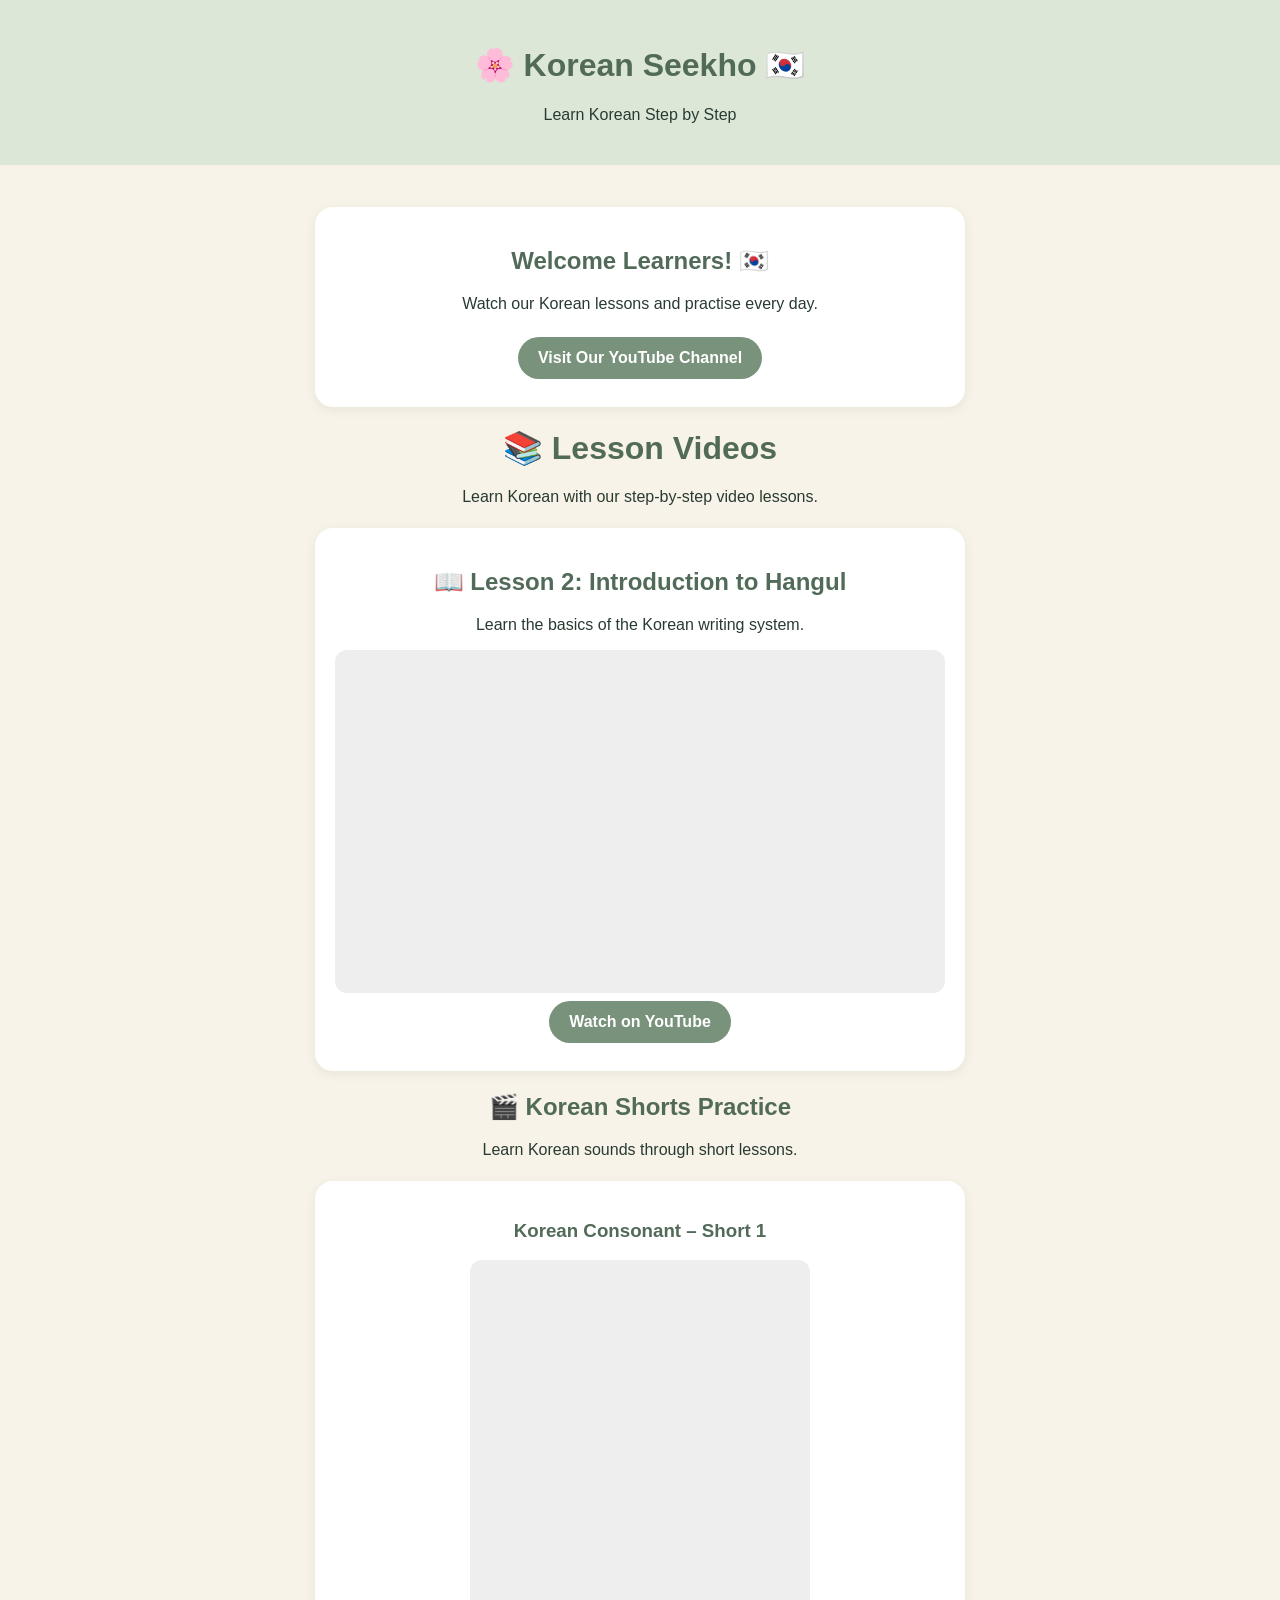
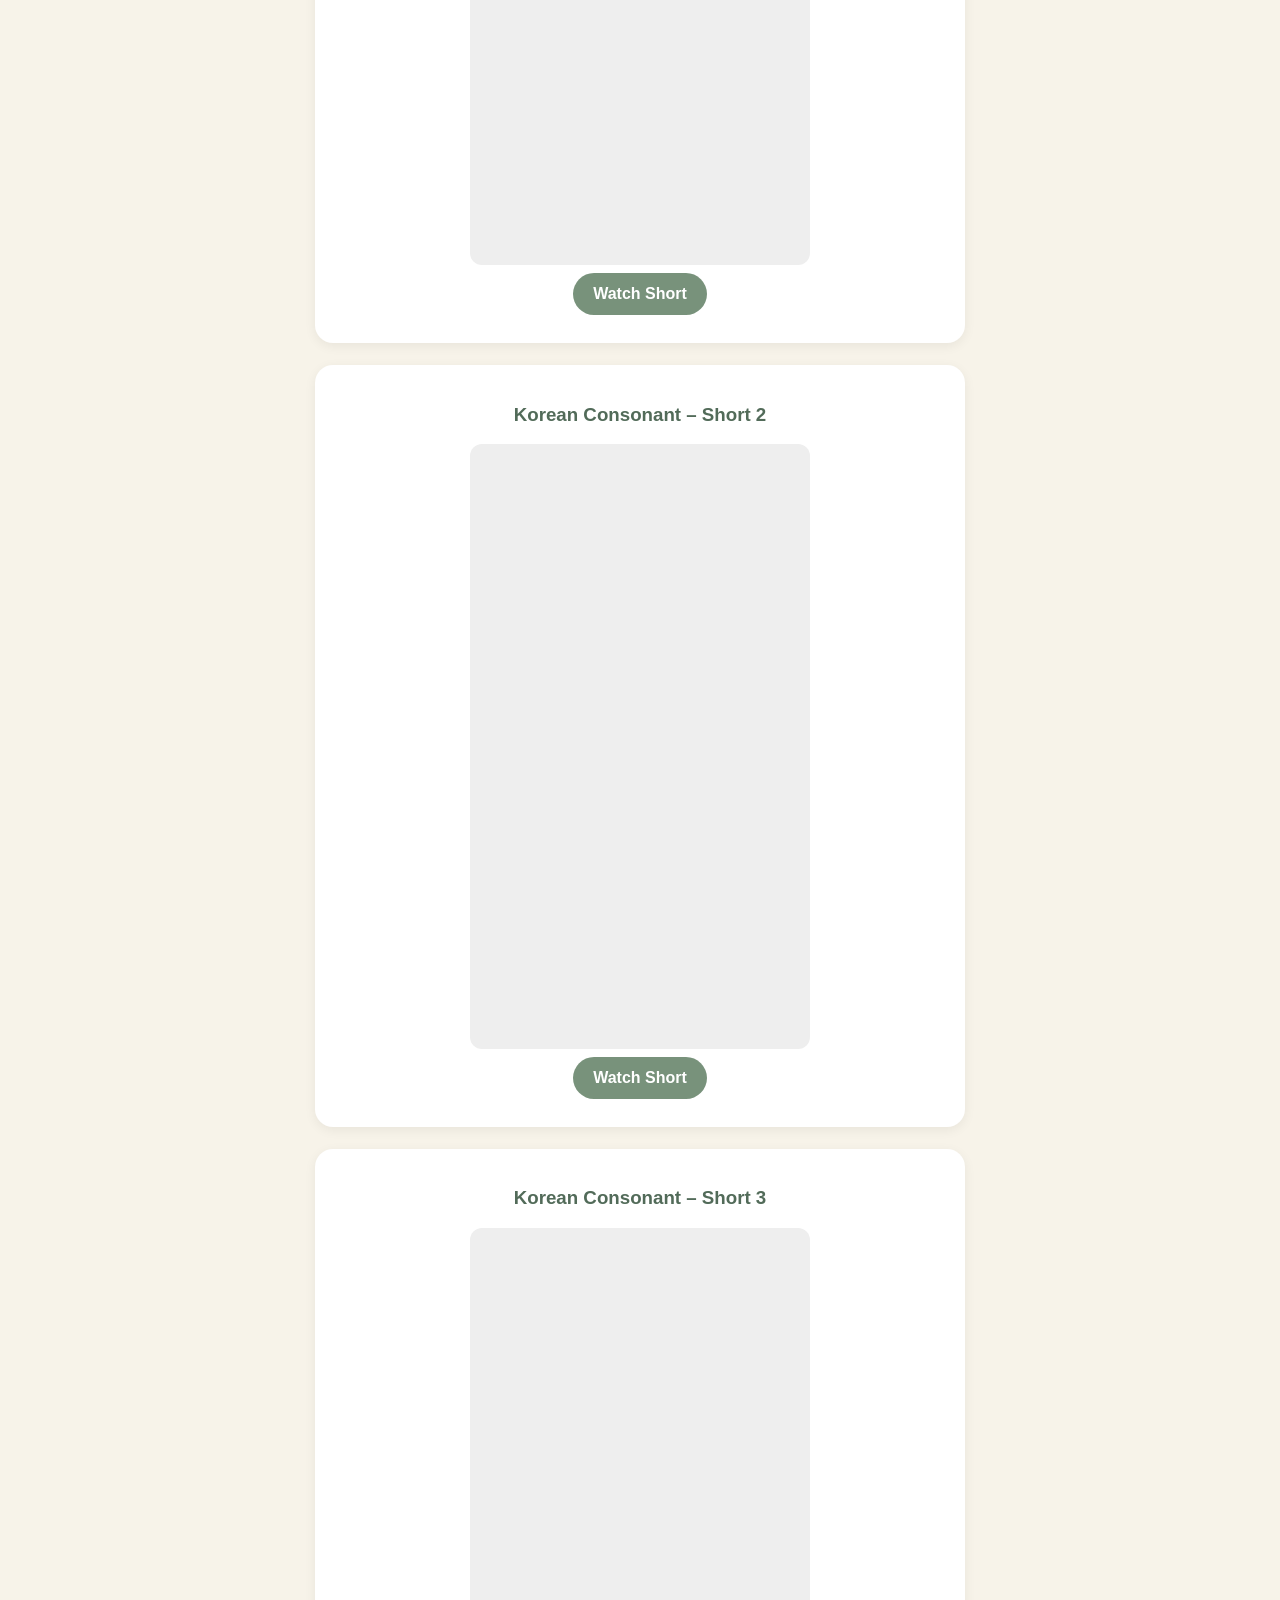
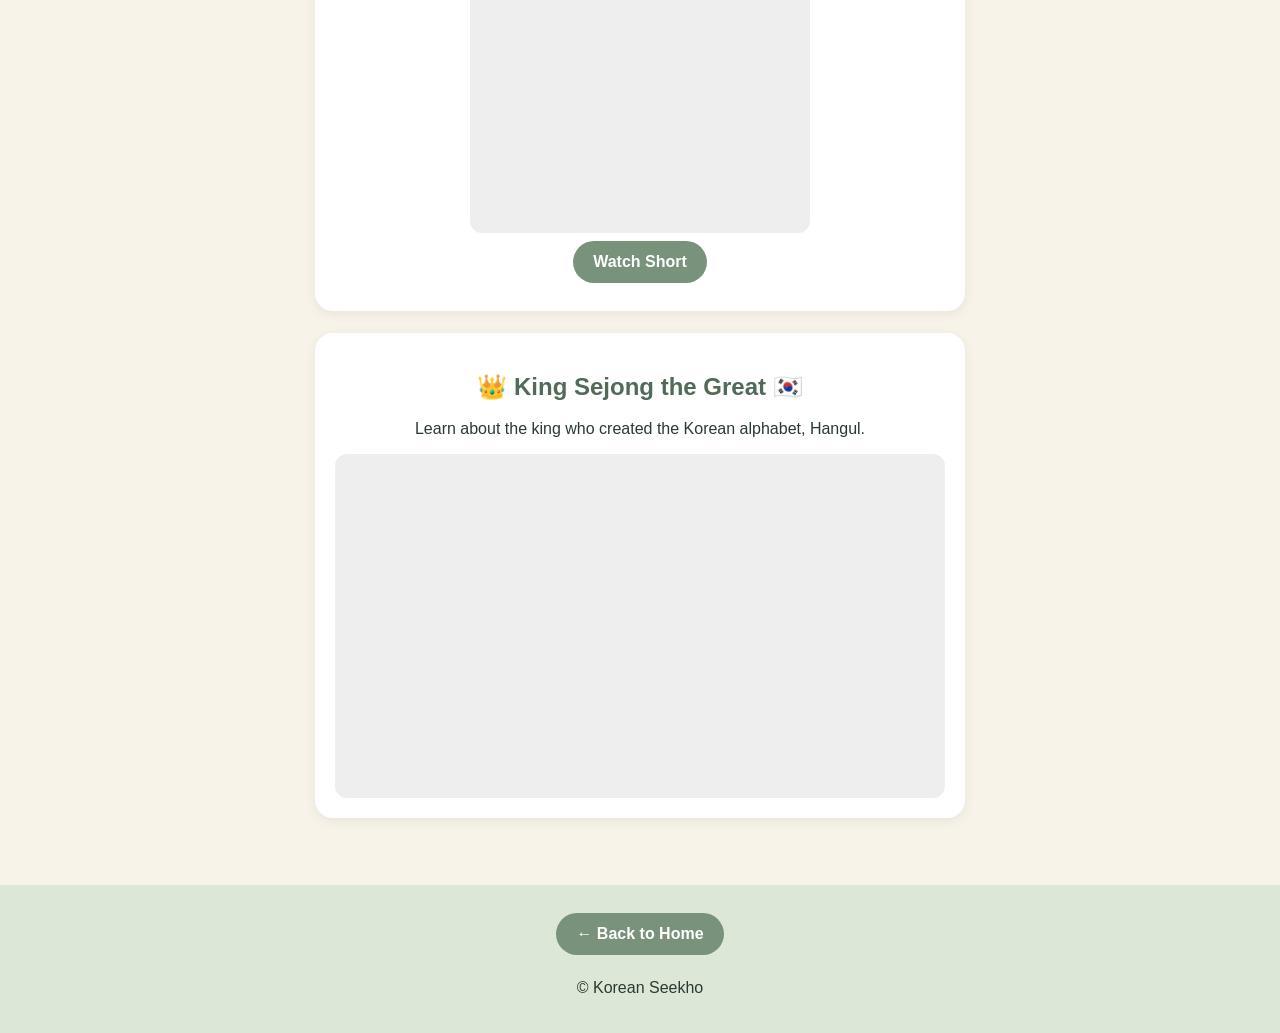
<file: videos.html>
<!DOCTYPE html>
<html lang="en">
<head>
<meta charset="UTF-8">
<meta name="viewport" content="width=device-width, initial-scale=1.0">
<title>Korean Seekho | Videos</title>

<style>
* {
  box-sizing: border-box;
}

body {
  margin: 0;
  font-family: Arial, sans-serif;
  background: #F7F3E9;
  color: #293B31;
  text-align: center;
}

header {
  background: #DCE7D8;
  padding: 25px 12px;
}

h1, h2 {
  color: #526B59;
}

main {
  padding: 20px 15px;
  max-width: 950px;
  margin: auto;
}

.card, .video-card {
  background: white;
  padding: 20px;
  margin: 22px auto;
  max-width: 650px;
  border-radius: 18px;
  box-shadow: 0 3px 12px #00000010;
}

.video-frame {
  position: relative;
  width: 100%;
  aspect-ratio: 16 / 9;
  overflow: hidden;
  border-radius: 12px;
  background: #eee;
}

.video-frame iframe {
  width: 100%;
  height: 100%;
  border: 0;
}

.short-frame {
  max-width: 340px;
  margin: auto;
  aspect-ratio: 9 / 16;
}

a.btn {
  display: inline-block;
  background: #78927B;
  color: white;
  padding: 12px 20px;
  border-radius: 22px;
  text-decoration: none;
  font-weight: bold;
  margin: 8px;
}

.short-title {
  color: #526B59;
}

footer {
  background: #DCE7D8;
  padding: 20px;
  margin-top: 25px;
}
</style>
</head>

<body>

<header>
<h1>🌸 Korean Seekho 🇰🇷</h1>
<p>Learn Korean Step by Step</p>
</header>

<main>

<div class="card">
<h2>Welcome Learners! 🇰🇷</h2>
<p>Watch our Korean lessons and practise every day.</p>

<a class="btn"
href="https://www.youtube.com/@KoreanSeekho-j4w"
target="_blank">
Visit Our YouTube Channel
</a>
</div>

<h1>📚 Lesson Videos</h1>
<p>Learn Korean with our step-by-step video lessons.</p>

<!-- LONG VIDEO FIRST -->

<div class="video-card">
<h2>📖 Lesson 2: Introduction to Hangul</h2>
<p>Learn the basics of the Korean writing system.</p>

<div class="video-frame">
<iframe
src="https://www.youtube.com/embed/xA3b8m-ws3Y"
title="Lesson 2 - Introduction to Hangul"
allowfullscreen>
</iframe>
</div>

<a class="btn"
href="https://youtu.be/xA3b8m-ws3Y"
target="_blank">
Watch on YouTube
</a>
</div>

<h2>🎬 Korean Shorts Practice</h2>
<p>Learn Korean sounds through short lessons.</p>

<!-- SHORT 1 -->

<div class="video-card">
<h3 class="short-title">Korean Consonant – Short 1</h3>
<div class="video-frame short-frame">
<iframe
src="https://www.youtube.com/embed/8BJYksfpw2s"
title="Korean Short 1"
allowfullscreen>
</iframe>
</div>
<a class="btn"
href="https://youtube.com/shorts/8BJYksfpw2s"
target="_blank">
Watch Short
</a>
</div>

<!-- SHORT 2 -->

<div class="video-card">
<h3 class="short-title">Korean Consonant – Short 2</h3>
<div class="video-frame short-frame">
<iframe
src="https://www.youtube.com/embed/yfZBPAe_nSk"
title="Korean Short 2"
allowfullscreen>
</iframe>
</div>
<a class="btn"
href="https://youtube.com/shorts/yfZBPAe_nSk"
target="_blank">
Watch Short
</a>
</div>

<!-- SHORT 3 -->

<div class="video-card">
<h3 class="short-title">Korean Consonant – Short 3</h3>
<div class="video-frame short-frame">
<iframe
src="https://www.youtube.com/embed/QP6JY-j_jyo"
title="Korean Short 3"
allowfullscreen>
</iframe>
</div>
<a class="btn"
href="https://youtube.com/shorts/QP6JY-j_jyo"
target="_blank">
Watch Short
</a>
</div>

<!-- OLD KING SEJONG VIDEO - PRESERVED -->

<div class="video-card">
<h2>👑 King Sejong the Great 🇰🇷</h2>
<p>Learn about the king who created the Korean alphabet, Hangul.</p>

<div class="video-frame">
<iframe
src="https://www.youtube.com/embed/oebwXFg_ePc"
title="King Sejong the Great - Korean Seekho"
allowfullscreen>
</iframe>
</div>
</div>

</main>

<footer>
<a class="btn" href="index.html">← Back to Home</a>
<p>© Korean Seekho</p>
</footer>

</body>
</html>
</file>
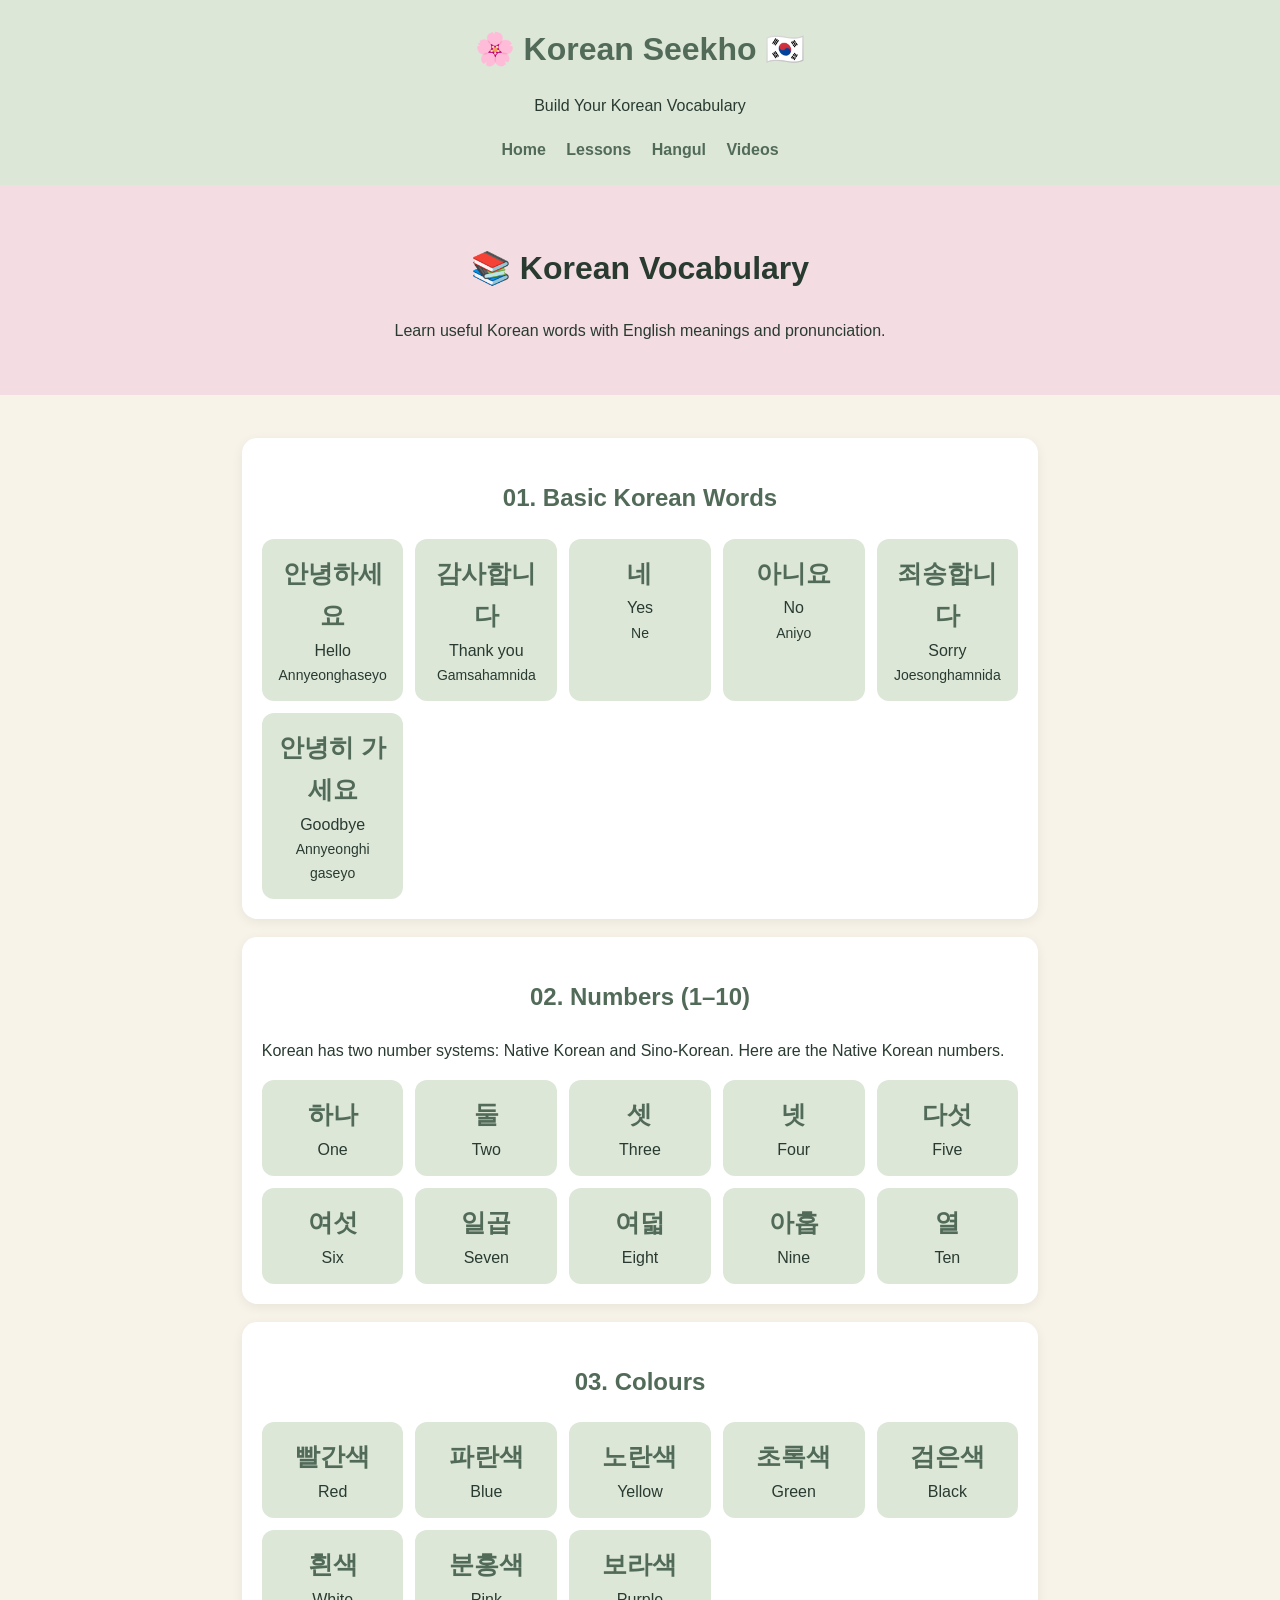
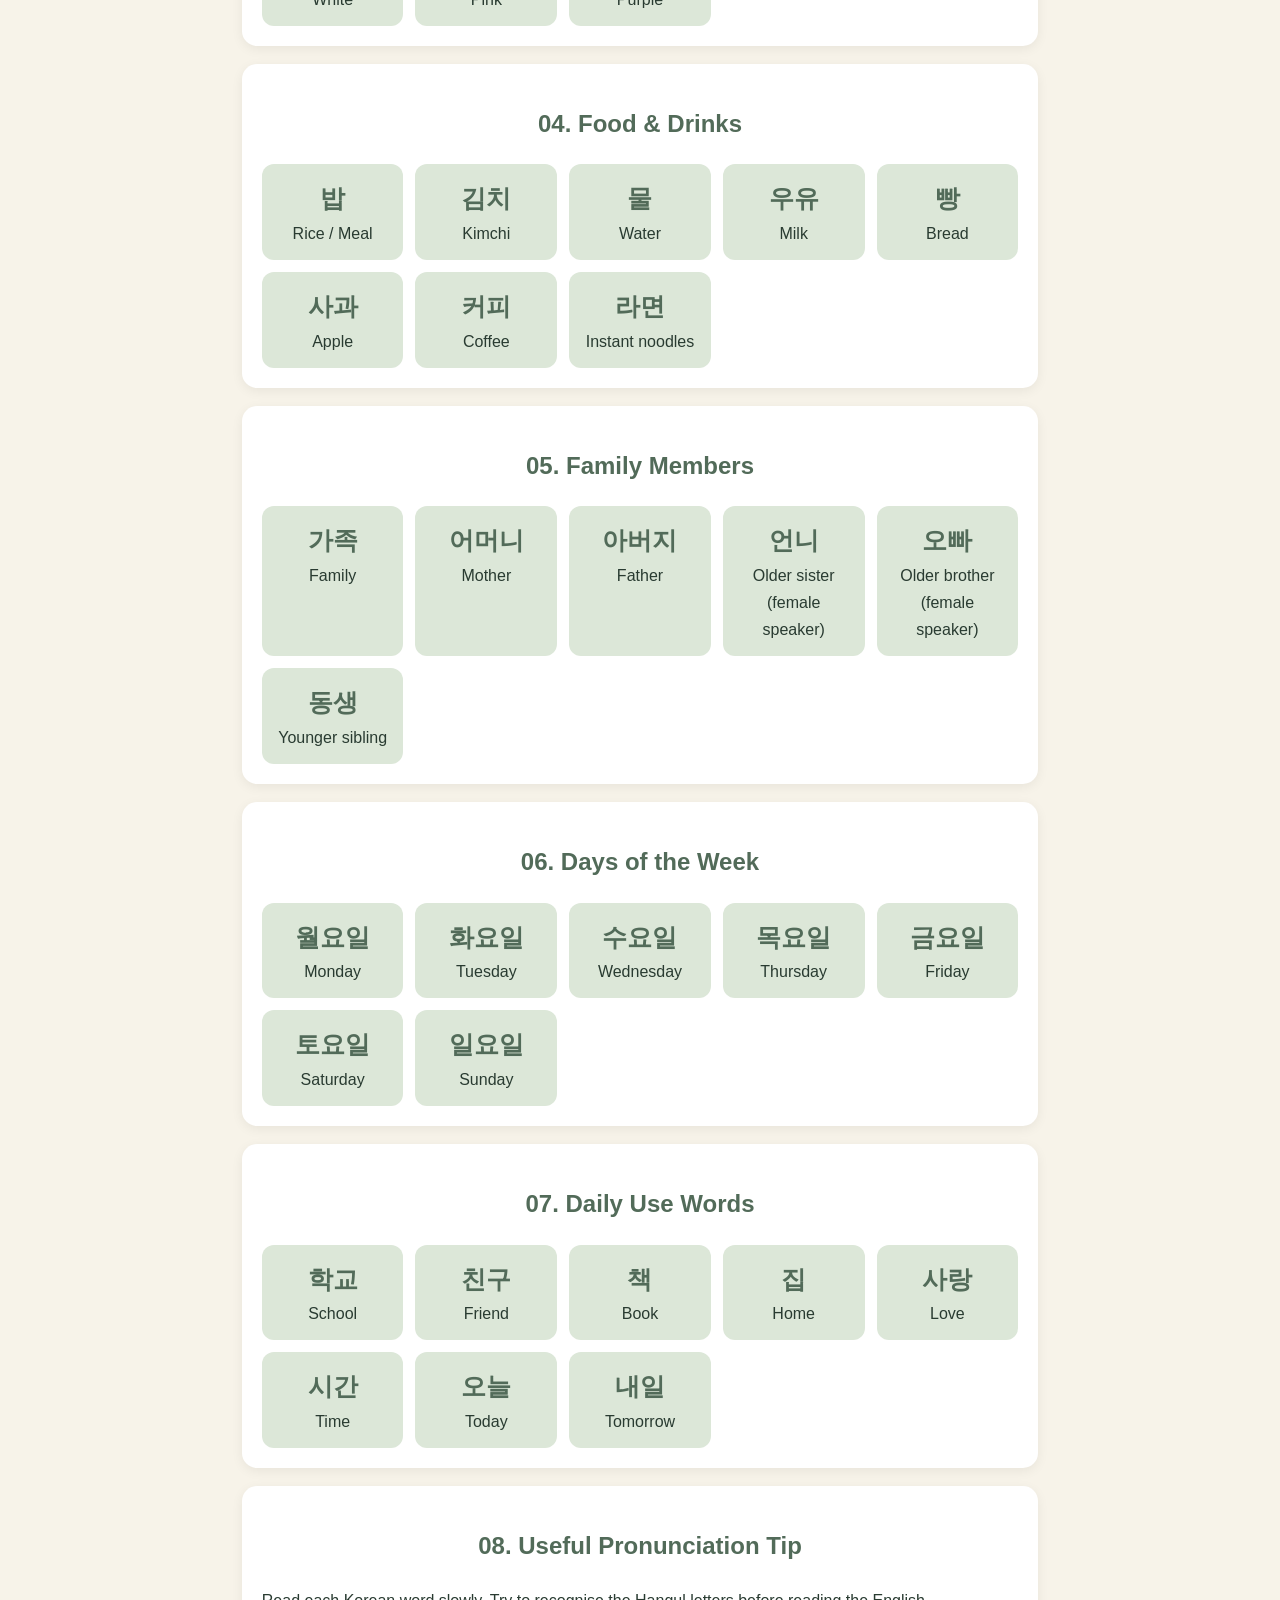
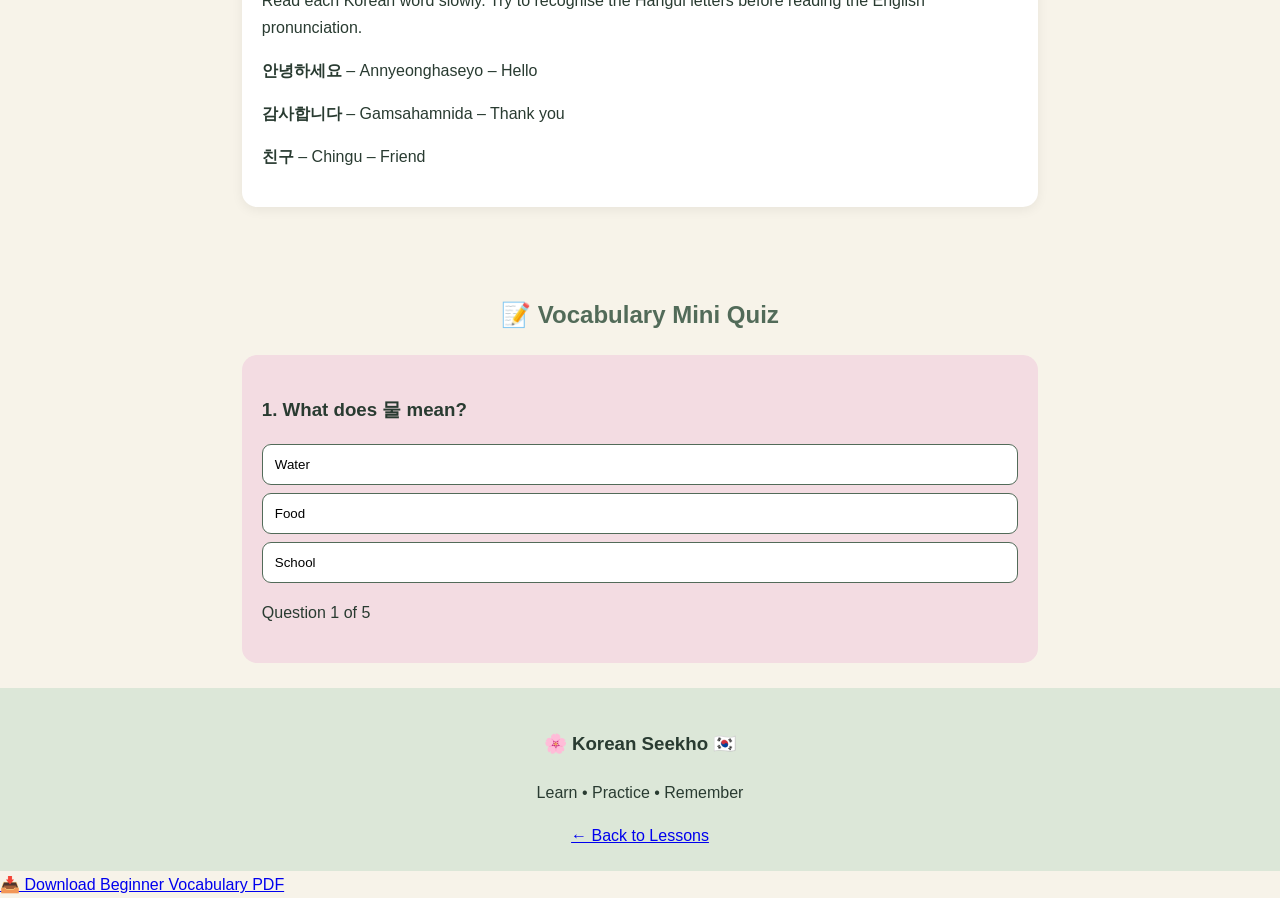
<file: vocabulary.html>
<!DOCTYPE html>
<html lang="en">
<head>
<meta charset="UTF-8">
<meta name="viewport" content="width=device-width, initial-scale=1.0">
<title>Korean Vocabulary | Korean Seekho</title>
<style>
*{box-sizing:border-box}
body{margin:0;background:#F7F3E9;color:#293B31;font-family:Arial,sans-serif;line-height:1.7}
header,footer{background:#DCE7D8;text-align:center;padding:22px}
header h1{color:#526B59;margin:0}
nav{margin-top:12px}
nav a{margin:8px;color:#526B59;text-decoration:none;font-weight:bold}
.hero{text-align:center;background:#F3DCE2;padding:35px 15px}
section{max-width:950px;margin:auto;padding:25px 6%}
h2{text-align:center;color:#526B59}
.card{background:white;border-radius:15px;padding:20px;margin:18px 0;box-shadow:0 3px 12px #00000010}
.words{display:grid;grid-template-columns:repeat(auto-fit,minmax(130px,1fr));gap:12px}
.word{background:#DCE7D8;border-radius:12px;padding:13px;text-align:center}
.korean{font-size:25px;font-weight:bold;color:#526B59}
.meaning{font-size:14px}
.btn{background:#526B59;color:white;border:0;border-radius:22px;padding:11px 18px;cursor:pointer}
.quiz{background:#F3DCE2;border-radius:15px;padding:20px}
.answer{display:block;width:100%;background:white;border:1px solid #526B59;padding:12px;margin:8px 0;border-radius:9px;text-align:left;cursor:pointer}
</style>
</head>
<body>

<header>
<h1>🌸 Korean Seekho 🇰🇷</h1>
<p>Build Your Korean Vocabulary</p>
<nav>
<a href="index.html">Home</a>
<a href="lessons.html">Lessons</a>
<a href="hangul.html">Hangul</a>
<a href="videos.html">Videos</a>
</nav>
</header>

<div class="hero">
<h1>📚 Korean Vocabulary</h1>
<p>Learn useful Korean words with English meanings and pronunciation.</p>
</div>

<section>
<div class="card">
<h2>01. Basic Korean Words</h2>
<div class="words">
<div class="word"><div class="korean">안녕하세요</div><div>Hello</div><div class="meaning">Annyeonghaseyo</div></div>
<div class="word"><div class="korean">감사합니다</div><div>Thank you</div><div class="meaning">Gamsahamnida</div></div>
<div class="word"><div class="korean">네</div><div>Yes</div><div class="meaning">Ne</div></div>
<div class="word"><div class="korean">아니요</div><div>No</div><div class="meaning">Aniyo</div></div>
<div class="word"><div class="korean">죄송합니다</div><div>Sorry</div><div class="meaning">Joesonghamnida</div></div>
<div class="word"><div class="korean">안녕히 가세요</div><div>Goodbye</div><div class="meaning">Annyeonghi gaseyo</div></div>
</div>
</div>

<div class="card">
<h2>02. Numbers (1–10)</h2>
<p>Korean has two number systems: Native Korean and Sino-Korean. Here are the Native Korean numbers.</p>
<div class="words">
<div class="word"><div class="korean">하나</div><div>One</div></div>
<div class="word"><div class="korean">둘</div><div>Two</div></div>
<div class="word"><div class="korean">셋</div><div>Three</div></div>
<div class="word"><div class="korean">넷</div><div>Four</div></div>
<div class="word"><div class="korean">다섯</div><div>Five</div></div>
<div class="word"><div class="korean">여섯</div><div>Six</div></div>
<div class="word"><div class="korean">일곱</div><div>Seven</div></div>
<div class="word"><div class="korean">여덟</div><div>Eight</div></div>
<div class="word"><div class="korean">아홉</div><div>Nine</div></div>
<div class="word"><div class="korean">열</div><div>Ten</div></div>
</div>
</div>

<div class="card">
<h2>03. Colours</h2>
<div class="words">
<div class="word"><div class="korean">빨간색</div><div>Red</div></div>
<div class="word"><div class="korean">파란색</div><div>Blue</div></div>
<div class="word"><div class="korean">노란색</div><div>Yellow</div></div>
<div class="word"><div class="korean">초록색</div><div>Green</div></div>
<div class="word"><div class="korean">검은색</div><div>Black</div></div>
<div class="word"><div class="korean">흰색</div><div>White</div></div>
<div class="word"><div class="korean">분홍색</div><div>Pink</div></div>
<div class="word"><div class="korean">보라색</div><div>Purple</div></div>
</div>
</div>

<div class="card">
<h2>04. Food & Drinks</h2>
<div class="words">
<div class="word"><div class="korean">밥</div><div>Rice / Meal</div></div>
<div class="word"><div class="korean">김치</div><div>Kimchi</div></div>
<div class="word"><div class="korean">물</div><div>Water</div></div>
<div class="word"><div class="korean">우유</div><div>Milk</div></div>
<div class="word"><div class="korean">빵</div><div>Bread</div></div>
<div class="word"><div class="korean">사과</div><div>Apple</div></div>
<div class="word"><div class="korean">커피</div><div>Coffee</div></div>
<div class="word"><div class="korean">라면</div><div>Instant noodles</div></div>
</div>
</div>

<div class="card">
<h2>05. Family Members</h2>
<div class="words">
<div class="word"><div class="korean">가족</div><div>Family</div></div>
<div class="word"><div class="korean">어머니</div><div>Mother</div></div>
<div class="word"><div class="korean">아버지</div><div>Father</div></div>
<div class="word"><div class="korean">언니</div><div>Older sister (female speaker)</div></div>
<div class="word"><div class="korean">오빠</div><div>Older brother (female speaker)</div></div>
<div class="word"><div class="korean">동생</div><div>Younger sibling</div></div>
</div>
</div>

<div class="card">
<h2>06. Days of the Week</h2>
<div class="words">
<div class="word"><div class="korean">월요일</div><div>Monday</div></div>
<div class="word"><div class="korean">화요일</div><div>Tuesday</div></div>
<div class="word"><div class="korean">수요일</div><div>Wednesday</div></div>
<div class="word"><div class="korean">목요일</div><div>Thursday</div></div>
<div class="word"><div class="korean">금요일</div><div>Friday</div></div>
<div class="word"><div class="korean">토요일</div><div>Saturday</div></div>
<div class="word"><div class="korean">일요일</div><div>Sunday</div></div>
</div>
</div>

<div class="card">
<h2>07. Daily Use Words</h2>
<div class="words">
<div class="word"><div class="korean">학교</div><div>School</div></div>
<div class="word"><div class="korean">친구</div><div>Friend</div></div>
<div class="word"><div class="korean">책</div><div>Book</div></div>
<div class="word"><div class="korean">집</div><div>Home</div></div>
<div class="word"><div class="korean">사랑</div><div>Love</div></div>
<div class="word"><div class="korean">시간</div><div>Time</div></div>
<div class="word"><div class="korean">오늘</div><div>Today</div></div>
<div class="word"><div class="korean">내일</div><div>Tomorrow</div></div>
</div>
</div>

<div class="card">
<h2>08. Useful Pronunciation Tip</h2>
<p>Read each Korean word slowly. Try to recognise the Hangul letters before reading the English pronunciation.</p>
<p><b>안녕하세요</b> – Annyeonghaseyo – Hello</p>
<p><b>감사합니다</b> – Gamsahamnida – Thank you</p>
<p><b>친구</b> – Chingu – Friend</p>
</div>
</section>

<section>
<h2>📝 Vocabulary Mini Quiz</h2>
<div class="quiz">
<h3 id="question"></h3>
<div id="answers"></div>
<p id="feedback"></p>
<button class="btn" id="next" onclick="nextQuestion()" style="display:none">Next Question →</button>
<p id="score"></p>
</div>
</section>

<footer>
<h3>🌸 Korean Seekho 🇰🇷</h3>
<p>Learn • Practice • Remember</p>
<a href="lessons.html">← Back to Lessons</a>
</footer>
<a href="Korean_Seekho_100_Beginner_Korean_Vocabulary_Notes.pdf"
   target="_blank"
   class="download-btn">
   📥 Download Beginner Vocabulary PDF
</a>
<script>
const questions=[
{q:"What does 물 mean?",a:["Water","Food","School"],c:0},
{q:"How do you say Thank You?",a:["안녕","감사합니다","친구"],c:1},
{q:"What does 친구 mean?",a:["Family","Friend","Book"],c:1},
{q:"Which word means Monday?",a:["월요일","금요일","일요일"],c:0},
{q:"What does 사과 mean?",a:["Apple","Rice","Milk"],c:0}
];
let current=0,points=0,answered=false;
function load(){
answered=false;
let q=questions[current];
document.getElementById("question").textContent=(current+1)+". "+q.q;
document.getElementById("answers").innerHTML="";
q.a.forEach((a,i)=>{
let b=document.createElement("button");
b.className="answer";
b.textContent=a;
b.onclick=()=>check(i);
document.getElementById("answers").appendChild(b);
});
document.getElementById("feedback").textContent="";
document.getElementById("next").style.display="none";
document.getElementById("score").textContent="Question "+(current+1)+" of "+questions.length;
}
function check(i){
if(answered)return;
answered=true;
if(i===questions[current].c){
points++;
document.getElementById("feedback").textContent="🌸 Correct! Well done!";
}else{
document.getElementById("feedback").textContent="Keep practising! The correct answer is "+questions[current].a[questions[current].c]+".";
}
document.querySelectorAll(".answer").forEach(b=>b.disabled=true);
document.getElementById("next").style.display="inline-block";
if(current===questions.length-1)document.getElementById("next").textContent="See Result";
}
function nextQuestion(){
current++;
if(current<questions.length){load();}
else{
document.querySelector(".quiz").innerHTML="<h2>🎉 Quiz Completed!</h2><h3>Your Score: "+points+" / "+questions.length+"</h3><p>Keep learning Korean every day!</p><button class='btn' onclick='location.reload()'>Try Again</button>";
}
}
load();
</script>
</body>
</html>
</file>
